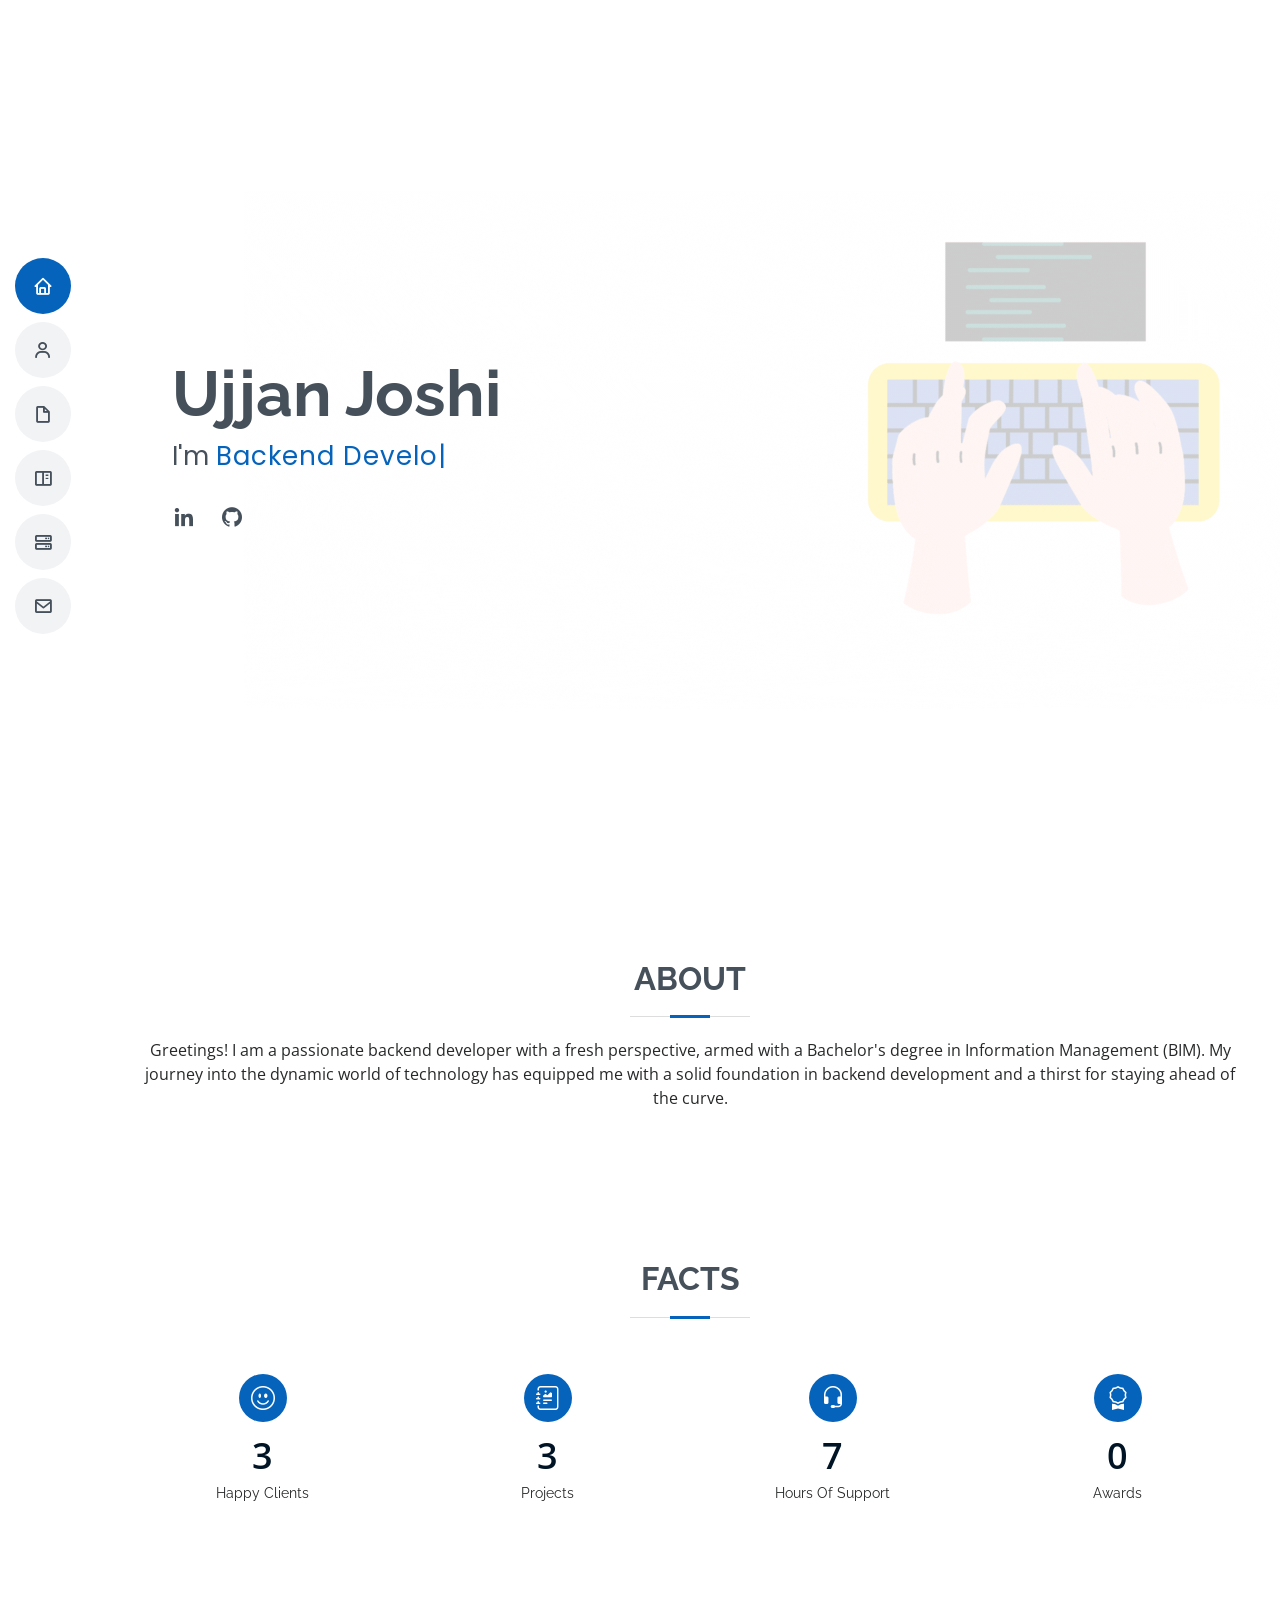
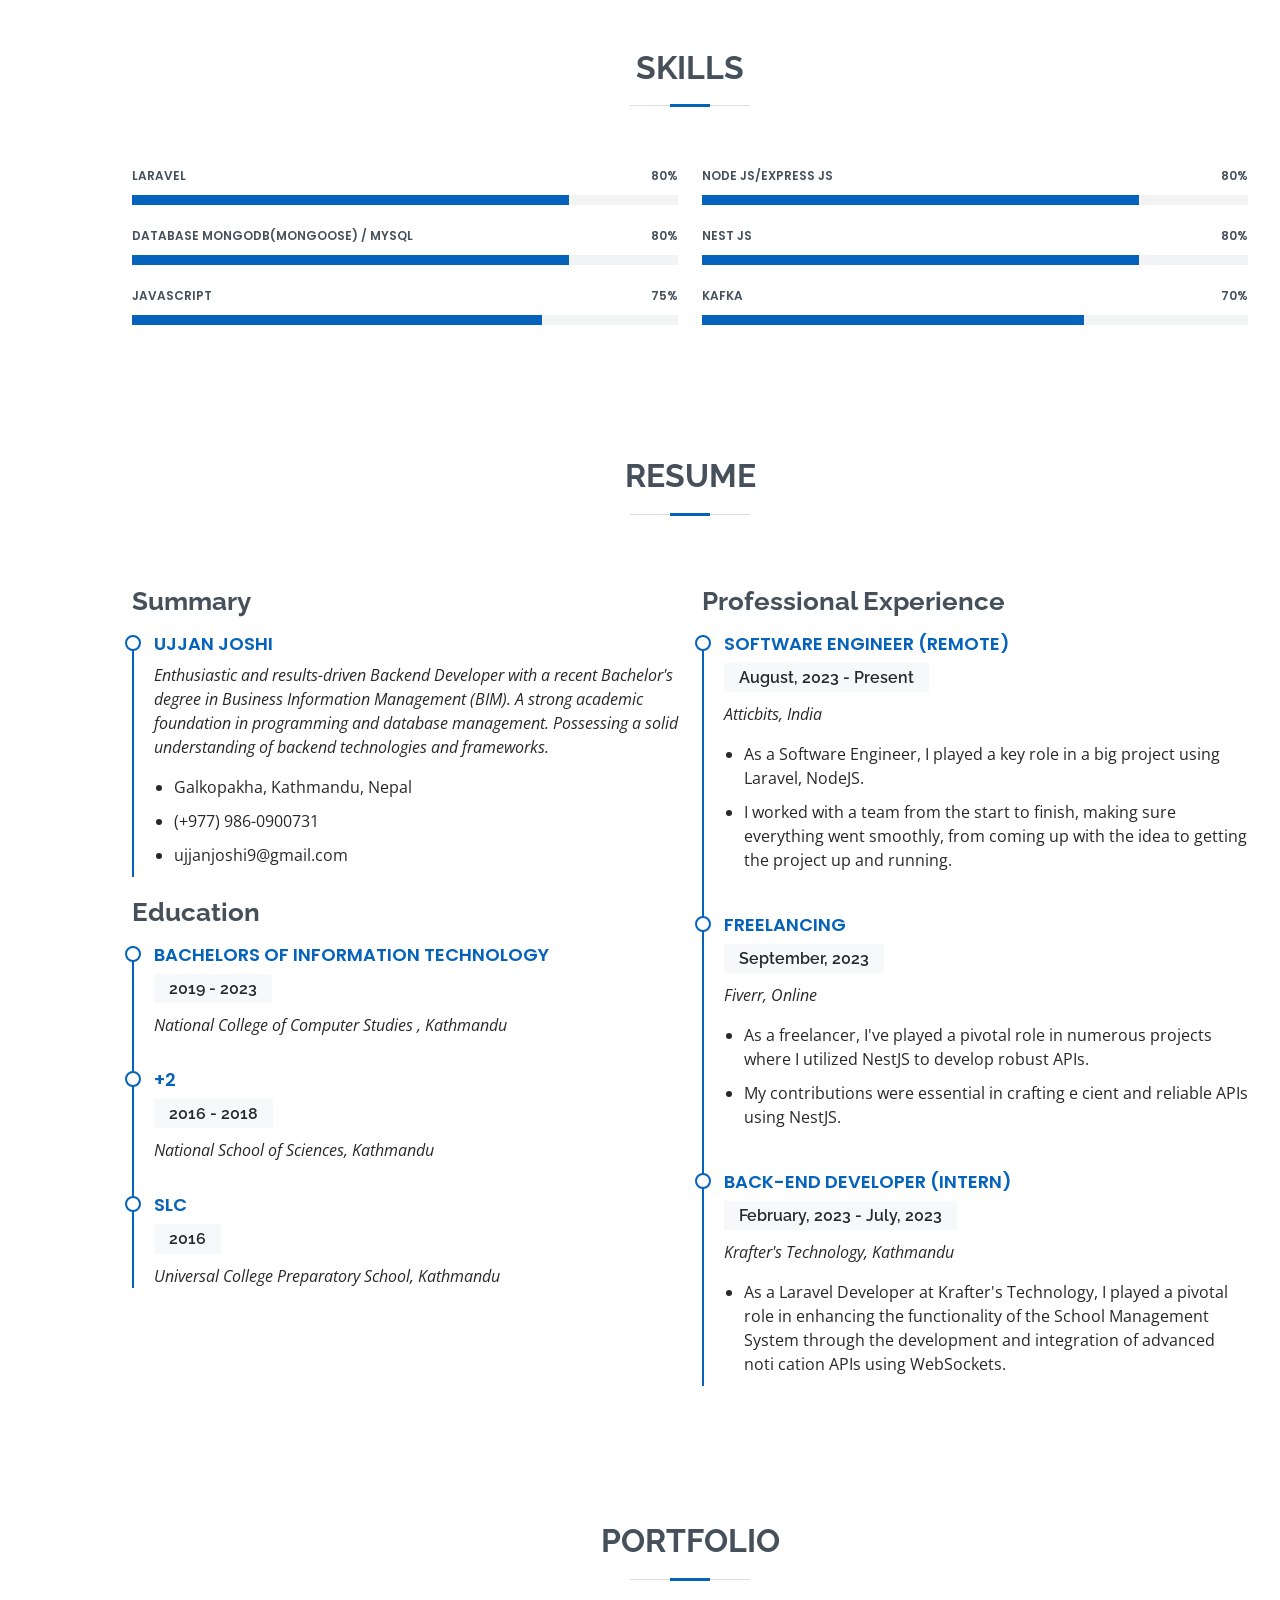
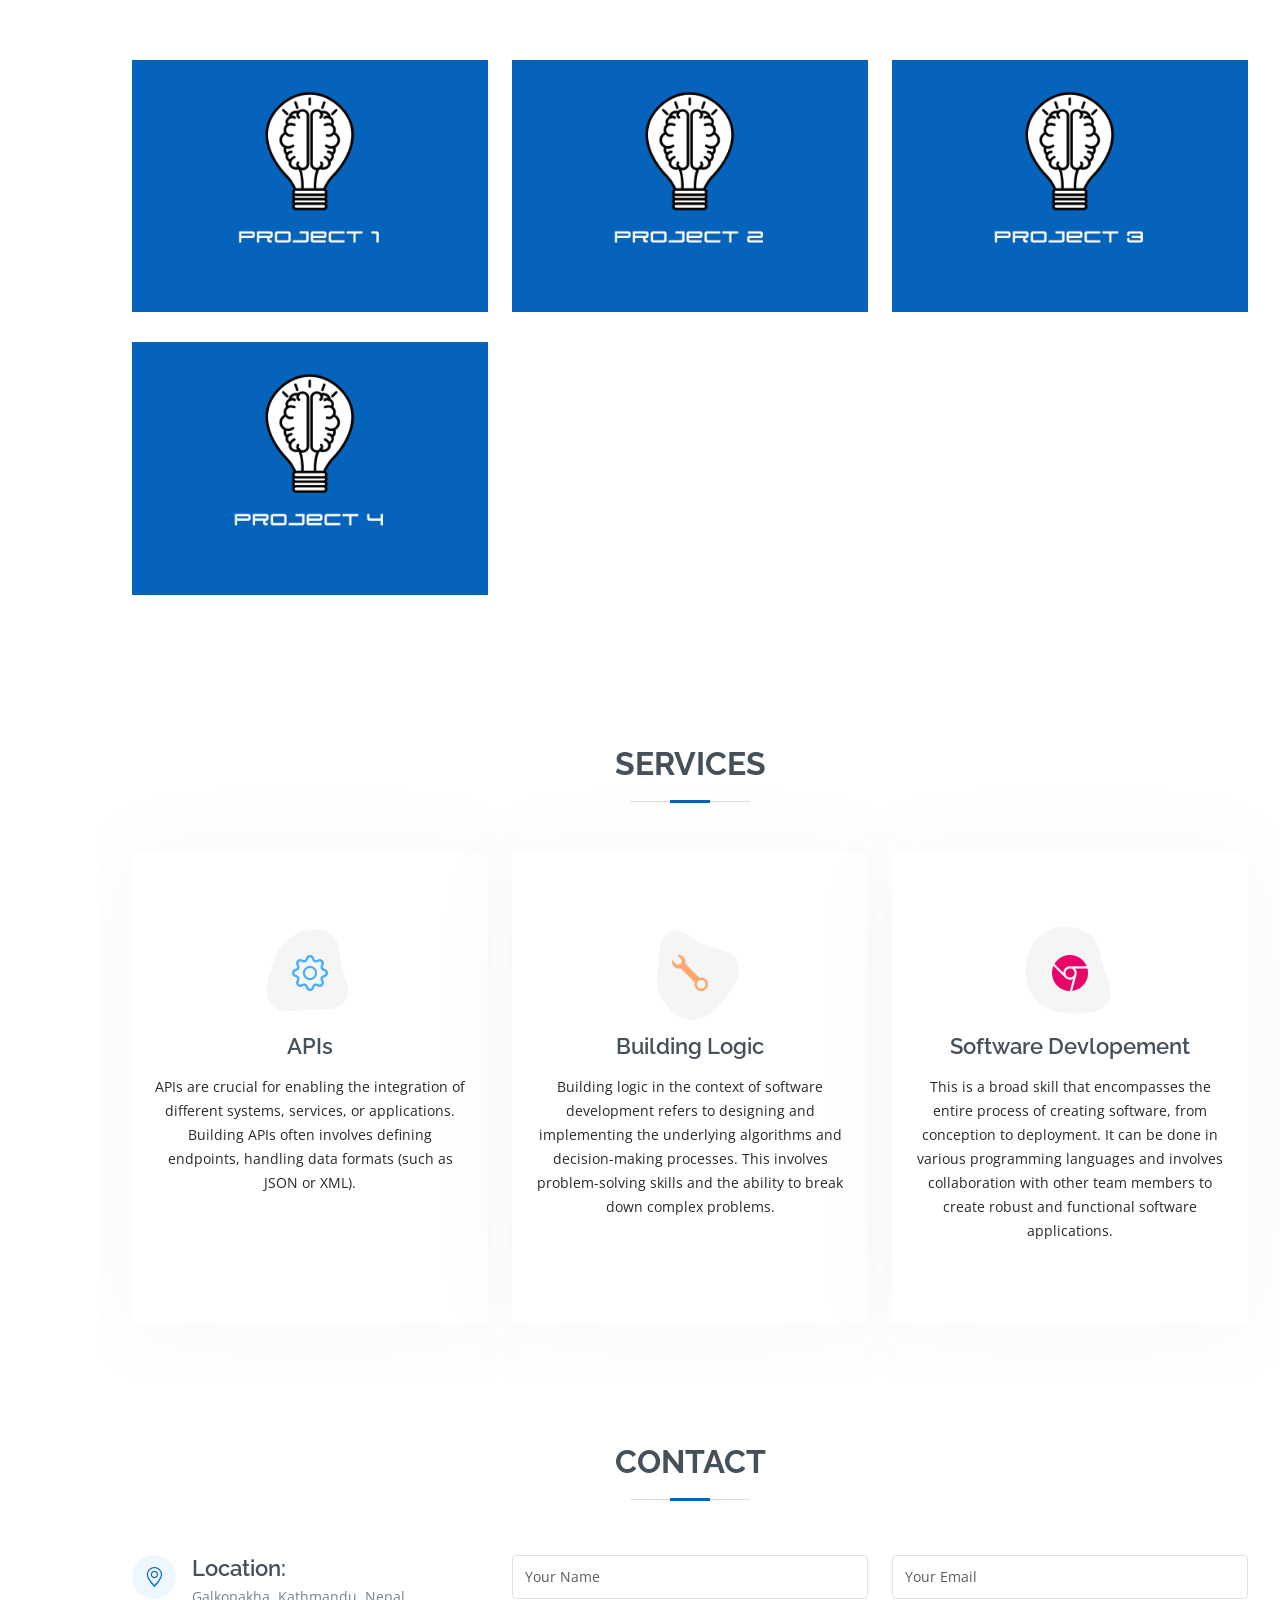
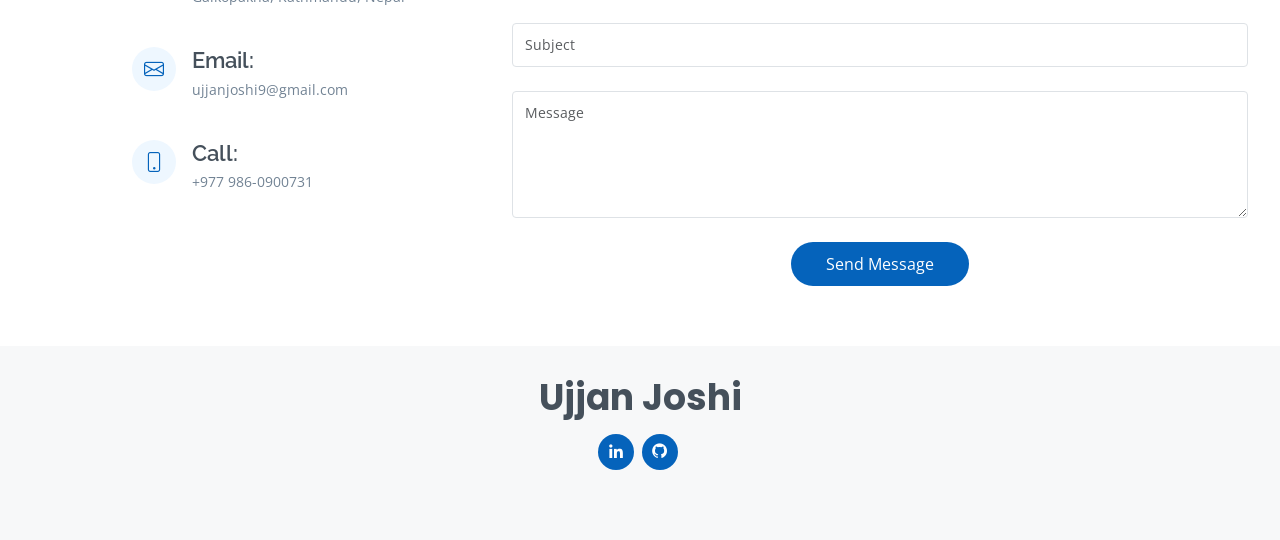
<file: index.html>
<!DOCTYPE html>
<html lang="en">

<head>
  <meta charset="utf-8">
  <meta content="width=device-width, initial-scale=1.0" name="viewport">

  <title>My Resume</title>
  <meta content="" name="description">
  <meta content="" name="keywords">

  <!-- Favicons -->
  <link href="assets/img/cv.png" rel="icon">
  <!-- <link href="assets/img/apple-touch-icon.png" rel="apple-touch-icon"> -->

  <!-- Google Fonts -->
  <link
    href="https://fonts.googleapis.com/css?family=Open+Sans:300,300i,400,400i,600,600i,700,700i|Raleway:300,300i,400,400i,500,500i,600,600i,700,700i|Poppins:300,300i,400,400i,500,500i,600,600i,700,700i"
    rel="stylesheet">

  <!-- Vendor CSS Files -->
  <link href="assets/vendor/aos/aos.css" rel="stylesheet">
  <link href="assets/vendor/bootstrap/css/bootstrap.min.css" rel="stylesheet">
  <link href="assets/vendor/bootstrap-icons/bootstrap-icons.css" rel="stylesheet">
  <link href="assets/vendor/boxicons/css/boxicons.min.css" rel="stylesheet">
  <link href="assets/vendor/glightbox/css/glightbox.min.css" rel="stylesheet">
  <link href="assets/vendor/swiper/swiper-bundle.min.css" rel="stylesheet">

  <!-- Template Main CSS File -->
  <link href="assets/css/style.css" rel="stylesheet">
</head>

<body>

  <!-- ======= Mobile nav toggle button ======= -->
  <!-- <button type="button" class="mobile-nav-toggle d-xl-none"><i class="bi bi-list mobile-nav-toggle"></i></button> -->
  <i class="bi bi-list mobile-nav-toggle d-lg-none"></i>
  <!-- ======= Header ======= -->
  <header id="header" class="d-flex flex-column justify-content-center">

    <nav id="navbar" class="navbar nav-menu">
      <ul>
        <li><a href="#hero" class="nav-link scrollto active"><i class="bx bx-home"></i> <span>Home</span></a></li>
        <li><a href="#about" class="nav-link scrollto"><i class="bx bx-user"></i> <span>About</span></a></li>
        <li><a href="#resume" class="nav-link scrollto"><i class="bx bx-file-blank"></i> <span>Resume</span></a></li>
        <li><a href="#portfolio" class="nav-link scrollto"><i class="bx bx-book-content"></i> <span>Portfolio</span></a>
        </li>
        <li><a href="#services" class="nav-link scrollto"><i class="bx bx-server"></i> <span>Services</span></a></li>
        <li><a href="#contact" class="nav-link scrollto"><i class="bx bx-envelope"></i> <span>Contact</span></a></li>
      </ul>
    </nav><!-- .nav-menu -->

  </header><!-- End Header -->

  <!-- ======= Hero Section ======= -->
  <section id="hero" class="d-flex flex-column justify-content-center">
    <div class="container" data-aos="zoom-in" data-aos-delay="100">
      <h1>Ujjan Joshi</h1>
      <p>I'm <span class="typed" data-typed-items="Backend Developer, Freelancer"></span></p>
      <div class="social-links">
        <a href="https://www.linkedin.com/in/ujjan-joshi-0817b2265/" target="_blank" class="linkedin"><i
            class="bx bxl-linkedin"></i></a>
        <a href="https://github.com/ujjanjoshi" target="_blank" class="google-plus"><i class="bx bxl-github"></i></a>
      </div>
    </div>
  </section><!-- End Hero -->

  <main id="main">

    <!-- ======= About Section ======= -->
    <section id="about" class="about">
      <div class="container" data-aos="fade-up">

        <div class="section-title">
          <h2>About</h2>
          <p>Greetings! I am a passionate backend developer with a fresh perspective, armed with a Bachelor's degree in Information Management (BIM). My journey into the dynamic world of technology has equipped me with a solid foundation in backend development and a thirst for staying ahead of the curve.
          </p>
        </div>

        <!-- <div class="row">
          <div class="col-lg-4">
            <img src="assets/img/hero-bg.jpg" class="img-fluid" alt="">
          </div>
          <div class="col-lg-8 pt-4 pt-lg-0 content">
            <h3>Backend Developer </h3>
            <p class="fst-italic">
              Lorem ipsum dolor sit amet, consectetur adipiscing elit, sed do eiusmod tempor incididunt ut labore et
              dolore
              magna aliqua.
            </p>
            <div class="row">
              <div class="col-lg-6">
                <ul>
                  <li><i class="bi bi-chevron-right"></i> <strong>Birthday:</strong> <span>2 Feb 2000</span></li>
                  <li><i class="bi bi-chevron-right"></i> <strong>Age:</strong> <span>24</span></li>
                  <li><i class="bi bi-chevron-right"></i> <strong>Phone:</strong> <span>+977 9860900731</span></li>
                  <li><i class="bi bi-chevron-right"></i> <strong>City:</strong> <span>Kathmandu, Nepal</span></li>
                </ul>
              </div>
              <div class="col-lg-6">
                <ul>
                  <li><i class="bi bi-chevron-right"></i> <strong>Degree:</strong> <span>Bachelor</span></li>
                  <li><i class="bi bi-chevron-right"></i> <strong>Email:</strong> <span>ujjanjoshi9@gmail.com</span>
                  </li>
                  <li><i class="bi bi-chevron-right"></i> <strong>Freelance:</strong> <span>Available</span></li>
                </ul>
              </div>
            </div>
            <p>
              Officiis eligendi itaque labore et dolorum mollitia officiis optio vero. Quisquam sunt adipisci omnis et
              ut. Nulla accusantium dolor incidunt officia tempore. Et eius omnis.
              Cupiditate ut dicta maxime officiis quidem quia. Sed et consectetur qui quia repellendus itaque neque.
              Aliquid amet quidem ut quaerat cupiditate. Ab et eum qui repellendus omnis culpa magni laudantium dolores.
            </p>
          </div>
        </div> -->

      </div>
    </section><!-- End About Section -->

    <!-- ======= Facts Section ======= -->
    <section id="facts" class="facts">
      <div class="container" data-aos="fade-up">

        <div class="section-title">
          <h2>Facts</h2>
        </div>

        <div class="row">

          <div class="col-lg-3 col-md-6">
            <div class="count-box">
              <i class="bi bi-emoji-smile"></i>
              <span data-purecounter-start="0" data-purecounter-end="4" data-purecounter-duration="1" class="purecounter"></span>
              <p>Happy Clients</p>
            </div>
          </div>

          <div class="col-lg-3 col-md-6 mt-5 mt-md-0">
            <div class="count-box">
              <i class="bi bi-journal-richtext"></i>
              <span data-purecounter-start="0" data-purecounter-end="4" data-purecounter-duration="1" class="purecounter"></span>
              <p>Projects</p>
            </div>
          </div>

          <div class="col-lg-3 col-md-6 mt-5 mt-lg-0">
            <div class="count-box">
              <i class="bi bi-headset"></i>
              <span data-purecounter-start="0" data-purecounter-end="8" data-purecounter-duration="1" class="purecounter"></span>
              <p>Hours Of Support</p>
            </div>
          </div>

          <div class="col-lg-3 col-md-6 mt-5 mt-lg-0">
            <div class="count-box">
              <i class="bi bi-award"></i>
              <span data-purecounter-start="0" data-purecounter-end="0" data-purecounter-duration="1" class="purecounter"></span>
              <p>Awards</p>
            </div>
          </div>

        </div>

      </div>
    </section>
    <!-- End Facts Section -->

    <!-- ======= Skills Section ======= -->
    <section id="skills" class="skills section-bg">
      <div class="container" data-aos="fade-up">

        <div class="section-title">
          <h2>Skills</h2>
          <!-- <p>Magnam dolores commodi suscipit. Necessitatibus eius consequatur ex aliquid fuga eum quidem. Sit sint consectetur velit. Quisquam quos quisquam cupiditate. Et nemo qui impedit suscipit alias ea. Quia fugiat sit in iste officiis commodi quidem hic quas.</p> -->
        </div>

        <div class="row skills-content">

          <div class="col-lg-6">

            <div class="progress">
              <span class="skill">Laravel<i class="val">80%</i></span>
              <div class="progress-bar-wrap">
                <div class="progress-bar" role="progressbar" aria-valuenow="80" aria-valuemin="0" aria-valuemax="100">
                </div>
              </div>
            </div>

            <div class="progress">
              <span class="skill">Database MongoDB(Mongoose) / MYSQL<i class="val">80%</i></span>
              <div class="progress-bar-wrap">
                <div class="progress-bar" role="progressbar" aria-valuenow="80" aria-valuemin="0" aria-valuemax="100">
                </div>
              </div>
            </div>

            <div class="progress">
              <span class="skill">JavaScript <i class="val">75%</i></span>
              <div class="progress-bar-wrap">
                <div class="progress-bar" role="progressbar" aria-valuenow="75" aria-valuemin="0" aria-valuemax="100">
                </div>
              </div>
            </div>

          </div>

          <div class="col-lg-6">

            <div class="progress">
              <span class="skill">Node JS/Express Js<i class="val">80%</i></span>
              <div class="progress-bar-wrap">
                <div class="progress-bar" role="progressbar" aria-valuenow="80" aria-valuemin="0" aria-valuemax="100">
                </div>
              </div>
            </div>

            <div class="progress">
              <span class="skill">Nest Js<i class="val">80%</i></span>
              <div class="progress-bar-wrap">
                <div class="progress-bar" role="progressbar" aria-valuenow="80" aria-valuemin="0" aria-valuemax="100">
                </div>
              </div>
            </div>

            <div class="progress">
              <span class="skill">Kafka<i class="val">70%</i></span>
              <div class="progress-bar-wrap">
                <div class="progress-bar" role="progressbar" aria-valuenow="70" aria-valuemin="0" aria-valuemax="100">
                </div>
              </div>
            </div>

          </div>

        </div>

      </div>
    </section><!-- End Skills Section -->

    <!-- ======= Resume Section ======= -->
    <section id="resume" class="resume">
      <div class="container" data-aos="fade-up">

        <div class="section-title">
          <h2>Resume</h2>
          <!-- <p>Magnam dolores commodi suscipit. Necessitatibus eius consequatur ex aliquid fuga eum quidem. Sit sint consectetur velit. Quisquam quos quisquam cupiditate. Et nemo qui impedit suscipit alias ea. Quia fugiat sit in iste officiis commodi quidem hic quas.</p> -->
        </div>

        <div class="row">
          <div class="col-lg-6">
            <h3 class="resume-title">Summary</h3>
            <div class="resume-item pb-0">
              <h4>Ujjan Joshi</h4>
              <p><em>Enthusiastic and results-driven Backend Developer with a recent
                  Bachelor's degree in Business Information Management (BIM).
                  A strong academic foundation in programming and database management. Possessing a solid
                  understanding of backend technologies and frameworks.</em></p>
              <ul>
                <li>Galkopakha, Kathmandu, Nepal</li>
                <li>(+977) 986-0900731</li>
                <li>ujjanjoshi9@gmail.com</li>
              </ul>
            </div>

            <h3 class="resume-title">Education</h3>
            <div class="resume-item">
              <h4>Bachelors of Information
                Technology</h4>
              <h5>2019 - 2023</h5>
              <p><em>National College of Computer
                  Studies , Kathmandu</em></p>
            </div>
            <div class="resume-item">
              <h4>+2</h4>
              <h5>2016 - 2018</h5>
              <p><em>National School of Sciences,
                  Kathmandu</em></p>
            </div>
            <div class="resume-item">
              <h4>SLC</h4>
              <h5>2016</h5>
              <p><em>Universal College Preparatory
                  School, Kathmandu</em></p>
            </div>
          </div>
          <div class="col-lg-6">
            <h3 class="resume-title">Professional Experience</h3>
            <div class="resume-item">
              <h4>Software Engineer (Remote)</h4>
              <h5>August, 2023 - Present</h5>
              <p><em>Atticbits, India </em></p>
              <ul>
                <li>As a Software Engineer, I played a key role in a big project
                  using Laravel, NodeJS.</li>
                <li> I worked with a team from the start to
                  finish, making sure everything went smoothly, from coming
                  up with the idea to getting the project up and running. </li>
              </ul>
            </div>
            <div class="resume-item">
              <h4>Freelancing</h4>
              <h5>September, 2023 </h5>
              <p><em>Fiverr, Online</em></p>
              <ul>
                <li>As a freelancer, I've played a pivotal role in numerous
                  projects where I utilized NestJS to develop robust APIs. </li>
                <li>My
                  contributions were essential in crafting e cient and reliable
                  APIs using NestJS.</li>
              </ul>
            </div>
            <div class="resume-item">
              <h4>Back-End Developer (Intern)</h4>
              <h5>February, 2023 - July, 2023</h5>
              <p><em>Krafter's Technology, Kathmandu</em></p>
              <ul>
                <li>As a Laravel Developer at Krafter's Technology, I played a
                  pivotal role in enhancing the functionality of the School
                  Management System through the development and
                  integration of advanced noti cation APIs using
                  WebSockets.</li>

              </ul>
            </div>
          </div>
        </div>

      </div>
    </section><!-- End Resume Section -->

    <!-- ======= Portfolio Section ======= -->
    <section id="portfolio" class="portfolio section-bg">
      <div class="container" data-aos="fade-up">

        <div class="section-title">
          <h2>Portfolio</h2>
        </div>

        <div class="row">
          <div class="col-lg-12 d-flex justify-content-center" data-aos="fade-up" data-aos-delay="100">
            <ul id="portfolio-flters">
              <!-- <li data-filter="*" class="filter-active">All</li> -->
            </ul>
          </div>
        </div>

        <div class="row portfolio-container" data-aos="fade-up" data-aos-delay="200">
          <div class="col-lg-4 col-md-6 portfolio-item filter-web">
            <div class="portfolio-wrap">
              <img src="assets/img/portfolio/portfolio-1.png" class="img-fluid" alt="">
              <div class="portfolio-info">
                <h4>API</h4>
                <p>School Management System</p>
                <div class="portfolio-links">
                  <!-- <a href="assets/img/portfolio/portfolio-3.png" data-gallery="portfolioGallery"
                    class="portfolio-lightbox" title="School Management System"><i class="bx bx-plus"></i></a> -->
                  <a href="portfolio-details-1.html" class="portfolio-details-lightbox" data-glightbox="type: external"
                    title="Portfolio Details"><i class="bx bx-link"></i></a>
                </div>
              </div>
            </div>
          </div>

          <div class="col-lg-4 col-md-6 portfolio-item filter-web">
            <div class="portfolio-wrap">
              <img src="assets/img/portfolio/portfolio-2.png" class="img-fluid" alt="">
              <div class="portfolio-info">
                <h4>API</h4>
                <p>GeoSpectrum Technologies Inc</p>
                <div class="portfolio-links">
                  <a href="portfolio-details-2.html" class="portfolio-details-lightbox" data-glightbox="type: external"
                    title="Portfolio Details"><i class="bx bx-link"></i></a>
                </div>
              </div>
            </div>
          </div>

          <div class="col-lg-4 col-md-6 portfolio-item filter-web">
            <div class="portfolio-wrap">
              <img src="assets/img/portfolio/portfolio-3.png" class="img-fluid" alt="">
              <div class="portfolio-info">
                <h4>API</h4>
                <p>Social Influencer</p>
                <div class="portfolio-links">
                  <!-- <a href="assets/img/portfolio/portfolio-2.jpg" data-gallery="portfolioGallery"
                    class="portfolio-lightbox" title="Social Influencer"><i class="bx bx-plus"></i></a> -->
                  <a href="portfolio-details-3.html" class="portfolio-details-lightbox" data-glightbox="type: external"
                    title="Portfolio Details"><i class="bx bx-link"></i></a>
                </div>
              </div>
            </div>
          </div>

          <div class="col-lg-4 col-md-6 portfolio-item filter-web">
            <div class="portfolio-wrap">
              <img src="assets/img/portfolio/portfolio-4.png" class="img-fluid" alt="">
              <div class="portfolio-info">
                <h4>API</h4>
                <p>Hyrgpt</p>
                <div class="portfolio-links">
                  <!-- <a href="assets/img/portfolio/portfolio-2.jpg" data-gallery="portfolioGallery"
                    class="portfolio-lightbox" title="Social Influencer"><i class="bx bx-plus"></i></a> -->
                  <a href="portfolio-details-4.html" class="portfolio-details-lightbox" data-glightbox="type: external"
                    title="Portfolio Details"><i class="bx bx-link"></i></a>
                </div>
              </div>
            </div>
          </div>




        </div>

      </div>
    </section><!-- End Portfolio Section -->

    <!-- ======= Services Section ======= -->
    <section id="services" class="services">
      <div class="container" data-aos="fade-up">

        <div class="section-title">
          <h2>Services</h2>
        </div>

        <div class="row">

          <div class="col-lg-4 col-md-6 d-flex align-items-stretch" data-aos="zoom-in" data-aos-delay="100">
            <div class="icon-box iconbox-blue">
              <div class="icon">
                <svg width="100" height="100" viewBox="0 0 600 600" xmlns="http://www.w3.org/2000/svg">
                  <path stroke="none" stroke-width="0" fill="#f5f5f5"
                    d="M300,521.0016835830174C376.1290562159157,517.8887921683347,466.0731472004068,529.7835943286574,510.70327084640275,468.03025145048787C554.3714126377745,407.6079735673963,508.03601936045806,328.9844924480964,491.2728898941984,256.3432110539036C474.5976632858925,184.082847569629,479.9380746630129,96.60480741107993,416.23090153303,58.64404602377083C348.86323505073057,18.502131276798302,261.93793281208167,40.57373210992963,193.5410806939664,78.93577620505333C130.42746243093433,114.334589627462,98.30271207620316,179.96522072025542,76.75703585869454,249.04625023123273C51.97151888228291,328.5150500222984,13.704378332031375,421.85034740162234,66.52175969318436,486.19268352777647C119.04800174914682,550.1803526380478,217.28368757567262,524.383925680826,300,521.0016835830174">
                  </path>
                </svg>
                <i class="bi bi-gear"></i>
              </div>
              <h4><a href="">APIs</a></h4>
              <p>APIs are crucial for enabling the integration of different systems, services, or applications. Building
                APIs often involves defining endpoints, handling data formats (such as JSON or XML).</p>
            </div>
          </div>

          <div class="col-lg-4 col-md-6 d-flex align-items-stretch mt-4 mt-md-0" data-aos="zoom-in"
            data-aos-delay="200">
            <div class="icon-box iconbox-orange ">
              <div class="icon">
                <svg width="100" height="100" viewBox="0 0 600 600" xmlns="http://www.w3.org/2000/svg">
                  <path stroke="none" stroke-width="0" fill="#f5f5f5"
                    d="M300,582.0697525312426C382.5290701553225,586.8405444964366,449.9789794690241,525.3245884688669,502.5850820975895,461.55621195738473C556.606425686781,396.0723002908107,615.8543463187945,314.28637112970534,586.6730223649479,234.56875336149918C558.9533121215079,158.8439757836574,454.9685369536778,164.00468322053177,381.49747125262974,130.76875717737553C312.15926192815925,99.40240125094834,248.97055460311594,18.661163978235184,179.8680185752513,50.54337015887873C110.5421016452524,82.52863877960104,119.82277516462835,180.83849132639028,109.12597500060166,256.43424936330496C100.08760227029461,320.3096726198365,92.17705696193138,384.0621239912766,124.79988738764834,439.7174275375508C164.83382741302287,508.01625554203684,220.96474134820875,577.5009287672846,300,582.0697525312426">
                  </path>
                </svg>
                <i class="bi bi-wrench"></i>
              </div>
              <h4><a href="">Building Logic</a></h4>
              <p>Building logic in the context of software development refers to designing and implementing the
                underlying algorithms and decision-making processes. This involves problem-solving skills and the
                ability to break down complex problems.</p>
            </div>
          </div>

          <div class="col-lg-4 col-md-6 d-flex align-items-stretch mt-4 mt-lg-0" data-aos="zoom-in"
            data-aos-delay="300">
            <div class="icon-box iconbox-pink">
              <div class="icon">
                <svg width="100" height="100" viewBox="0 0 600 600" xmlns="http://www.w3.org/2000/svg">
                  <path stroke="none" stroke-width="0" fill="#f5f5f5"
                    d="M300,541.5067337569781C382.14930387511276,545.0595476570109,479.8736841581634,548.3450877840088,526.4010558755058,480.5488172755941C571.5218469581645,414.80211281144784,517.5187510058486,332.0715597781072,496.52539010469104,255.14436215662573C477.37192572678356,184.95920475031193,473.57363656557914,105.61284051026155,413.0603344069578,65.22779650032875C343.27470386102294,18.654635553484475,251.2091493199835,5.337323636656869,175.0934190732945,40.62881213300186C97.87086631185822,76.43348514350839,51.98124368387456,156.15599469081315,36.44837278890362,239.84606092416172C21.716077023791087,319.22268207091537,43.775223500013084,401.1760424656574,96.891909868211,461.97329694683043C147.22146801428983,519.5804099606455,223.5754009179313,538.201503339737,300,541.5067337569781">
                  </path>
                </svg>
                <i class="bi bi-browser-chrome"></i>
              </div>
              <h4><a href="">Software Devlopement</a></h4>
              <p>This is a broad skill that encompasses the entire process of creating software, from conception to
                deployment. It can be done in various programming languages and involves collaboration with other team
                members to create robust and functional software applications.</p>
            </div>
          </div>


        </div>

      </div>
    </section>
    <!-- End Services Section -->

    <!-- ======= Testimonials Section ======= -->

    <!-- End Testimonials Section -->

    <!-- ======= Contact Section ======= -->
    <section id="contact" class="contact">
      <div class="container" data-aos="fade-up">

        <div class="section-title">
          <h2>Contact</h2>
        </div>

        <div class="row mt-1">

          <div class="col-lg-4">
            <div class="info">
              <div class="address">
                <i class="bi bi-geo-alt"></i>
                <h4>Location:</h4>
                <p>Galkopakha, Kathmandu, Nepal</p>
              </div>

              <div class="email">
                <i class="bi bi-envelope"></i>
                <h4>Email:</h4>
                <p>ujjanjoshi9@gmail.com</p>
              </div>

              <div class="phone">
                <i class="bi bi-phone"></i>
                <h4>Call:</h4>
                <p>+977 986-0900731</p>
              </div>

            </div>

          </div>

          <div class="col-lg-8 mt-5 mt-lg-0">

            <form action="#" method="post" role="form" class="php-email-form">
              <div class="row">
                <div class="col-md-6 form-group">
                  <input type="text" name="name" class="form-control" id="name" placeholder="Your Name" required>
                </div>
                <div class="col-md-6 form-group mt-3 mt-md-0">
                  <input type="email" class="form-control" name="email" id="email" placeholder="Your Email" required>
                </div>
              </div>
              <div class="form-group mt-3">
                <input type="text" class="form-control" name="subject" id="subject" placeholder="Subject" required>
              </div>
              <div class="form-group mt-3">
                <textarea class="form-control" name="message" rows="5" placeholder="Message" required></textarea>
              </div>
              <div class="my-3">
                <div class="loading">Loading</div>
                <div class="error-message"></div>
                <div class="sent-message">Your message has been sent. Thank you!</div>
              </div>
              <div class="text-center"><button type="submit">Send Message</button></div>
            </form>

          </div>

        </div>

      </div>
    </section><!-- End Contact Section -->

  </main><!-- End #main -->

  <!-- ======= Footer ======= -->
  <footer id="footer">
    <div class="container">
      <h3>Ujjan Joshi</h3>

      <div class="social-links">
        <a href="https://www.linkedin.com/in/ujjan-joshi-0817b2265/" target="_blank" class="linkedin"><i
            class="bx bxl-linkedin"></i></a>
        <a href="https://github.com/ujjanjoshi" target="_blank" class="google-plus"><i class="bx bxl-github"></i></a>
      </div>


    </div>
  </footer><!-- End Footer -->

  <div id="preloader"></div>
  <a href="#" class="back-to-top d-flex align-items-center justify-content-center"><i
      class="bi bi-arrow-up-short"></i></a>

  <!-- Vendor JS Files -->
  <script src="assets/vendor/purecounter/purecounter_vanilla.js"></script>
  <script src="assets/vendor/aos/aos.js"></script>
  <script src="assets/vendor/bootstrap/js/bootstrap.bundle.min.js"></script>
  <script src="assets/vendor/glightbox/js/glightbox.min.js"></script>
  <script src="assets/vendor/isotope-layout/isotope.pkgd.min.js"></script>
  <script src="assets/vendor/swiper/swiper-bundle.min.js"></script>
  <script src="assets/vendor/typed.js/typed.umd.js"></script>
  <script src="assets/vendor/waypoints/noframework.waypoints.js"></script>
  <script src="assets/vendor/php-email-form/validate.js"></script>

  <!-- Template Main JS File -->
  <script src="assets/js/main.js"></script>

</body>

</html>
</file>
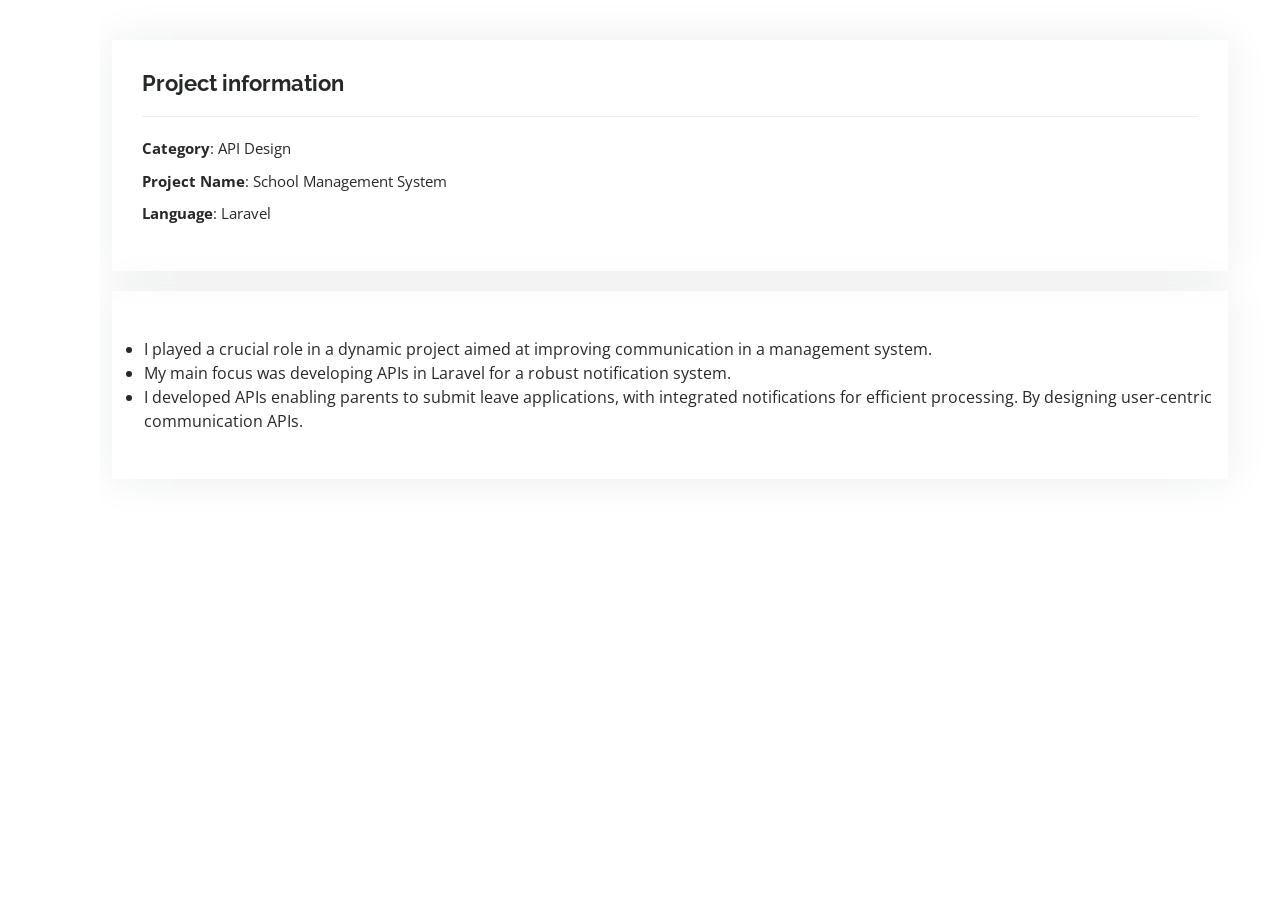
<file: portfolio-details-1.html>
<!DOCTYPE html>
<html lang="en">

<head>
  <meta charset="utf-8">
  <meta content="width=device-width, initial-scale=1.0" name="viewport">

  <title>Portfolio Details</title>
  <meta content="" name="description">
  <meta content="" name="keywords">

  <!-- Favicons -->
  <link href="assets/img/favicon.png" rel="icon">
  <link href="assets/img/apple-touch-icon.png" rel="apple-touch-icon">

  <!-- Google Fonts -->
  <link
    href="https://fonts.googleapis.com/css?family=Open+Sans:300,300i,400,400i,600,600i,700,700i|Raleway:300,300i,400,400i,500,500i,600,600i,700,700i|Poppins:300,300i,400,400i,500,500i,600,600i,700,700i"
    rel="stylesheet">

  <!-- Vendor CSS Files -->
  <link href="assets/vendor/aos/aos.css" rel="stylesheet">
  <link href="assets/vendor/bootstrap/css/bootstrap.min.css" rel="stylesheet">
  <link href="assets/vendor/bootstrap-icons/bootstrap-icons.css" rel="stylesheet">
  <link href="assets/vendor/boxicons/css/boxicons.min.css" rel="stylesheet">
  <link href="assets/vendor/glightbox/css/glightbox.min.css" rel="stylesheet">
  <link href="assets/vendor/swiper/swiper-bundle.min.css" rel="stylesheet">

  <!-- Template Main CSS File -->
  <link href="assets/css/style.css" rel="stylesheet">

  <!-- =======================================================
  * Template Name: MyResume
  * Template URL: https://bootstrapmade.com/free-html-bootstrap-template-my-resume/
  * Updated: Mar 17 2024 with Bootstrap v5.3.3
  * Author: BootstrapMade.com
  * License: https://bootstrapmade.com/license/
  ======================================================== -->
</head>

<body>

  <main id="main">

    <!-- ======= Portfolio Details Section ======= -->
    <section id="portfolio-details" class="portfolio-details">
      <div class="container" style="margin-left: 0px;">

        <div class="col gy-2">

          <div class="col-lg-12">
            <div class="portfolio-info">
              <h3>Project information</h3>
              <ul>
                <li><strong>Category</strong>: API Design</li>
                <li><strong>Project Name</strong>: School Management System</li>
                <li><strong>Language</strong>: Laravel</li>
              </ul>
            </div>
            <div class="portfolio-description">
              <p>
              <ul>
                <li>I played a crucial role in a dynamic project aimed at
                  improving communication in a management
                  system.</li>
                <li> My main focus was developing APIs in Laravel for a
                  robust notification system.</li>
                <li> I developed APIs enabling parents to submit leave
                  applications, with integrated notifications for
                  efficient processing. By designing user-centric
                  communication APIs.</li>
               
              </ul>
              </p>
            </div>
          </div>

        </div>

      </div>
    </section><!-- End Portfolio Details Section -->

  </main><!-- End #main -->

  <div id="preloader"></div>
  <a href="#" class="back-to-top d-flex align-items-center justify-content-center"><i
      class="bi bi-arrow-up-short"></i></a>

  <!-- Vendor JS Files -->
  <script src="assets/vendor/purecounter/purecounter_vanilla.js"></script>
  <script src="assets/vendor/aos/aos.js"></script>
  <script src="assets/vendor/bootstrap/js/bootstrap.bundle.min.js"></script>
  <script src="assets/vendor/glightbox/js/glightbox.min.js"></script>
  <script src="assets/vendor/isotope-layout/isotope.pkgd.min.js"></script>
  <script src="assets/vendor/swiper/swiper-bundle.min.js"></script>
  <script src="assets/vendor/typed.js/typed.umd.js"></script>
  <script src="assets/vendor/waypoints/noframework.waypoints.js"></script>
  <script src="assets/vendor/php-email-form/validate.js"></script>

  <!-- Template Main JS File -->
  <script src="assets/js/main.js"></script>

</body>

</html>
</file>
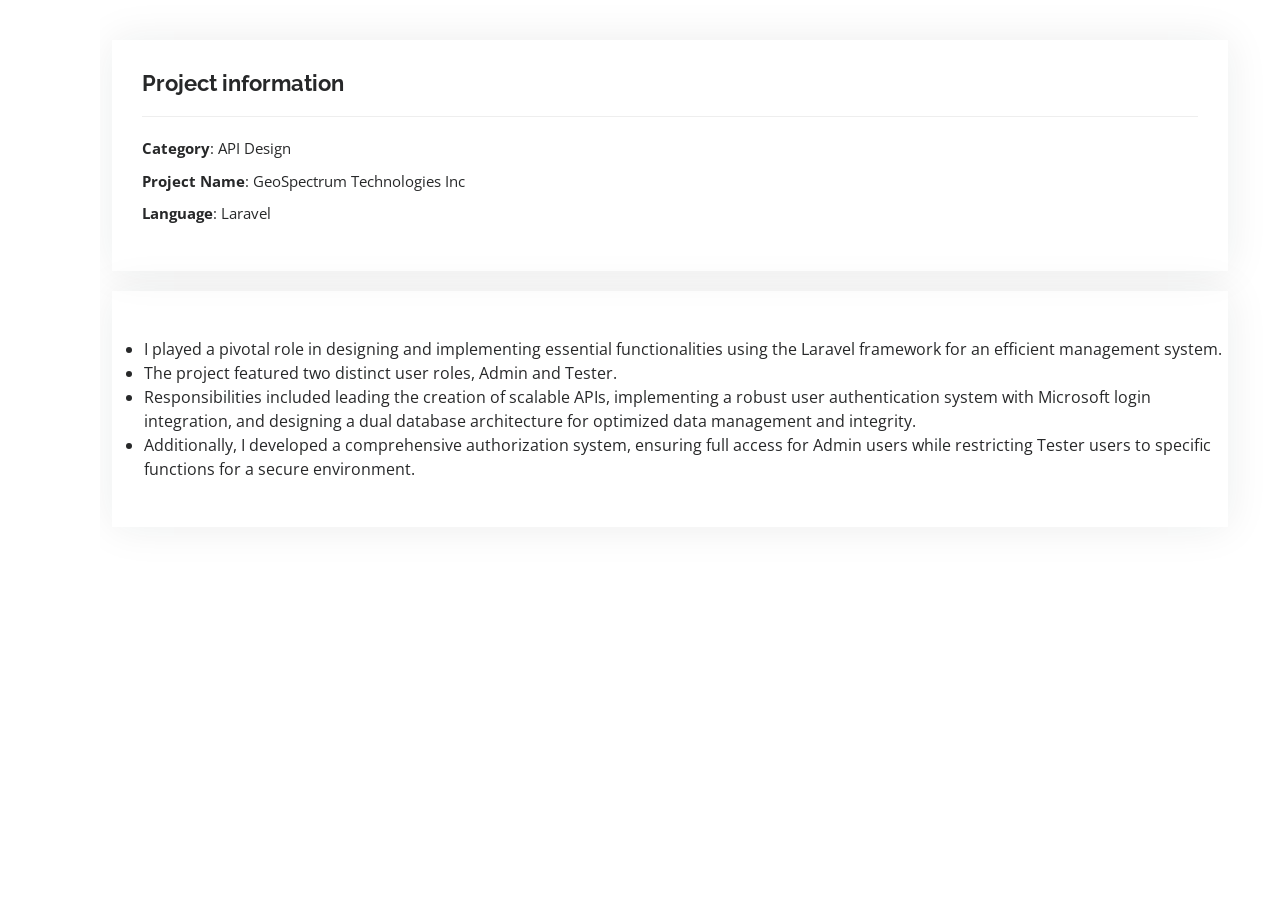
<file: portfolio-details-2.html>
<!DOCTYPE html>
<html lang="en">

<head>
  <meta charset="utf-8">
  <meta content="width=device-width, initial-scale=1.0" name="viewport">

  <title>Portfolio Details</title>
  <meta content="" name="description">
  <meta content="" name="keywords">

  <!-- Favicons -->
  <link href="assets/img/favicon.png" rel="icon">
  <link href="assets/img/apple-touch-icon.png" rel="apple-touch-icon">

  <!-- Google Fonts -->
  <link
    href="https://fonts.googleapis.com/css?family=Open+Sans:300,300i,400,400i,600,600i,700,700i|Raleway:300,300i,400,400i,500,500i,600,600i,700,700i|Poppins:300,300i,400,400i,500,500i,600,600i,700,700i"
    rel="stylesheet">

  <!-- Vendor CSS Files -->
  <link href="assets/vendor/aos/aos.css" rel="stylesheet">
  <link href="assets/vendor/bootstrap/css/bootstrap.min.css" rel="stylesheet">
  <link href="assets/vendor/bootstrap-icons/bootstrap-icons.css" rel="stylesheet">
  <link href="assets/vendor/boxicons/css/boxicons.min.css" rel="stylesheet">
  <link href="assets/vendor/glightbox/css/glightbox.min.css" rel="stylesheet">
  <link href="assets/vendor/swiper/swiper-bundle.min.css" rel="stylesheet">

  <!-- Template Main CSS File -->
  <link href="assets/css/style.css" rel="stylesheet">

  <!-- =======================================================
  * Template Name: MyResume
  * Template URL: https://bootstrapmade.com/free-html-bootstrap-template-my-resume/
  * Updated: Mar 17 2024 with Bootstrap v5.3.3
  * Author: BootstrapMade.com
  * License: https://bootstrapmade.com/license/
  ======================================================== -->
</head>

<body>

  <main id="main">

    <!-- ======= Portfolio Details Section ======= -->
    <section id="portfolio-details" class="portfolio-details">
      <div class="container" style="margin-left: 0px;">

        <div class="col gy-2">

          <!-- <div class="col-lg-8">
            <div class="portfolio-details-slider swiper">
              <div class="swiper-wrapper align-items-center">

                <div class="swiper-slide">
                  <img src="assets/img/portfolio/portfolio-1.jpg" alt="">
                </div>



              </div>
              <div class="swiper-pagination"></div>
            </div>
          </div> -->

          <div class="col-lg-12">
            <div class="portfolio-info">
              <h3>Project information</h3>
              <ul>
                <li><strong>Category</strong>: API Design</li>
                <li><strong>Project Name</strong>: GeoSpectrum Technologies Inc</li>
                <li><strong>Language</strong>: Laravel</li>

              </ul>
            </div>
            <div class="portfolio-description">
              <p>
              <ul>
                <li> I played a pivotal role in designing and
                  implementing essential functionalities using the
                  Laravel framework for an efficient management
                  system.</li>
                <li> The project featured two distinct user roles, Admin
                  and Tester.</li>
                <li> Responsibilities included leading the creation of
                  scalable APIs, implementing a robust user
                  authentication system with Microsoft login
                  integration, and designing a dual database
                  architecture for optimized data management and
                  integrity.</li>
                <li> Additionally, I developed a comprehensive
                  authorization system, ensuring full access for
                  Admin users while restricting Tester users to
                  specific functions for a secure environment.</li>
              </ul>
              </p>
            </div>
          </div>

        </div>

      </div>
    </section><!-- End Portfolio Details Section -->

  </main><!-- End #main -->

  <div id="preloader"></div>
  <a href="#" class="back-to-top d-flex align-items-center justify-content-center"><i
      class="bi bi-arrow-up-short"></i></a>

  <!-- Vendor JS Files -->
  <script src="assets/vendor/purecounter/purecounter_vanilla.js"></script>
  <script src="assets/vendor/aos/aos.js"></script>
  <script src="assets/vendor/bootstrap/js/bootstrap.bundle.min.js"></script>
  <script src="assets/vendor/glightbox/js/glightbox.min.js"></script>
  <script src="assets/vendor/isotope-layout/isotope.pkgd.min.js"></script>
  <script src="assets/vendor/swiper/swiper-bundle.min.js"></script>
  <script src="assets/vendor/typed.js/typed.umd.js"></script>
  <script src="assets/vendor/waypoints/noframework.waypoints.js"></script>
  <script src="assets/vendor/php-email-form/validate.js"></script>

  <!-- Template Main JS File -->
  <script src="assets/js/main.js"></script>

</body>

</html>
</file>
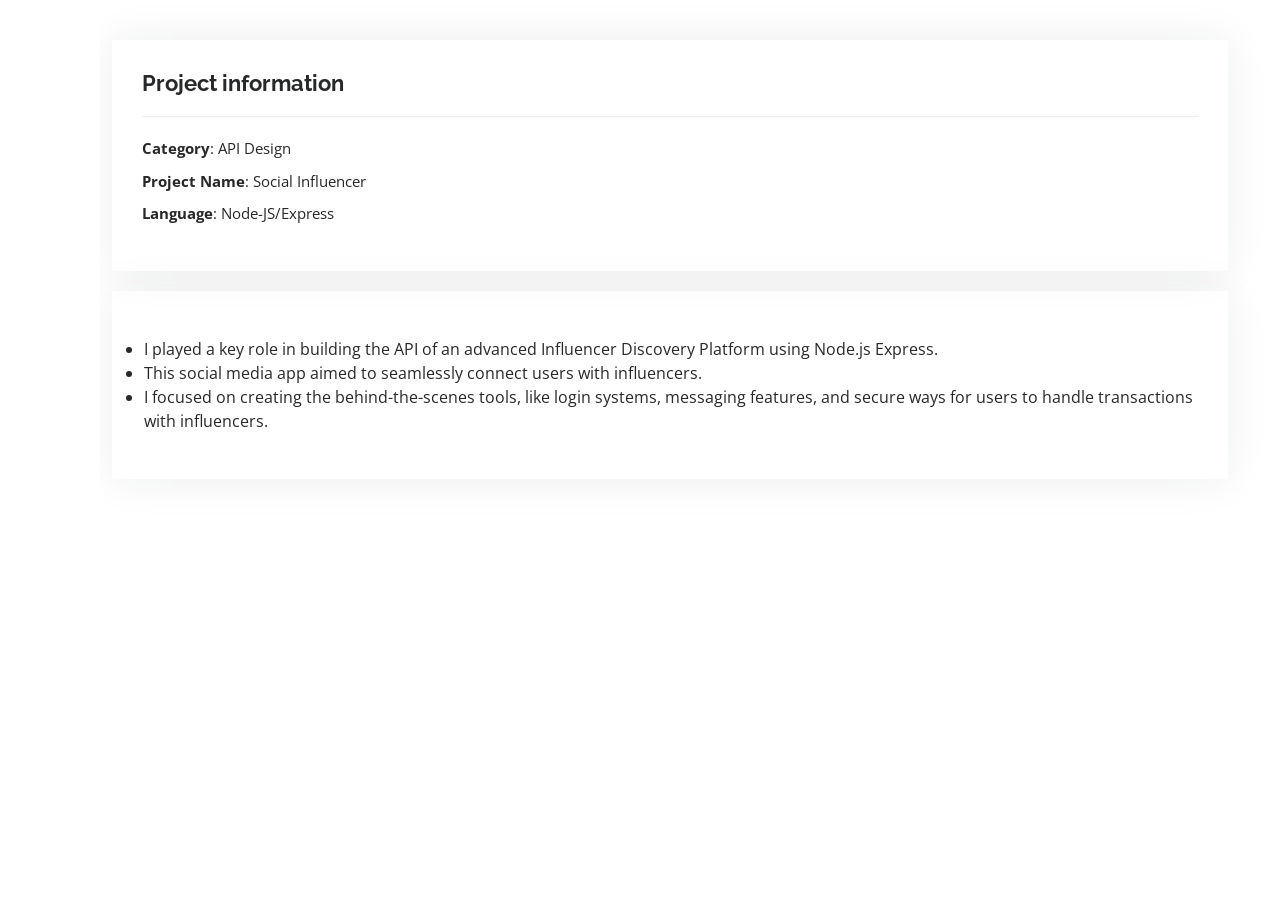
<file: portfolio-details-3.html>
<!DOCTYPE html>
<html lang="en">

<head>
  <meta charset="utf-8">
  <meta content="width=device-width, initial-scale=1.0" name="viewport">

  <title>Portfolio Details</title>
  <meta content="" name="description">
  <meta content="" name="keywords">

  <!-- Favicons -->
  <link href="assets/img/favicon.png" rel="icon">
  <link href="assets/img/apple-touch-icon.png" rel="apple-touch-icon">

  <!-- Google Fonts -->
  <link
    href="https://fonts.googleapis.com/css?family=Open+Sans:300,300i,400,400i,600,600i,700,700i|Raleway:300,300i,400,400i,500,500i,600,600i,700,700i|Poppins:300,300i,400,400i,500,500i,600,600i,700,700i"
    rel="stylesheet">

  <!-- Vendor CSS Files -->
  <link href="assets/vendor/aos/aos.css" rel="stylesheet">
  <link href="assets/vendor/bootstrap/css/bootstrap.min.css" rel="stylesheet">
  <link href="assets/vendor/bootstrap-icons/bootstrap-icons.css" rel="stylesheet">
  <link href="assets/vendor/boxicons/css/boxicons.min.css" rel="stylesheet">
  <link href="assets/vendor/glightbox/css/glightbox.min.css" rel="stylesheet">
  <link href="assets/vendor/swiper/swiper-bundle.min.css" rel="stylesheet">

  <!-- Template Main CSS File -->
  <link href="assets/css/style.css" rel="stylesheet">

  <!-- =======================================================
  * Template Name: MyResume
  * Template URL: https://bootstrapmade.com/free-html-bootstrap-template-my-resume/
  * Updated: Mar 17 2024 with Bootstrap v5.3.3
  * Author: BootstrapMade.com
  * License: https://bootstrapmade.com/license/
  ======================================================== -->
</head>

<body>

  <main id="main">

    <!-- ======= Portfolio Details Section ======= -->
    <section id="portfolio-details" class="portfolio-details">
      <div class="container" style="margin-left: 0px;">

        <div class="col gy-2">

          <!-- <div class="col-lg-8">
            <div class="portfolio-details-slider swiper">
              <div class="swiper-wrapper align-items-center">

                <div class="swiper-slide">
                  <img src="assets/img/portfolio/portfolio-2.jpg" alt="">
                </div>



              </div>
              <div class="swiper-pagination"></div>
            </div>
          </div> -->

          <div class="col-lg-12">
            <div class="portfolio-info">
              <h3>Project information</h3>
              <ul>
                <li><strong>Category</strong>: API Design</li>
                <li><strong>Project Name</strong>: Social Influencer</li>
                <li><strong>Language</strong>: Node-JS/Express</li>
              </ul>
            </div>
            <div class="portfolio-description">
              <p>
              <ul>
                <li>I played a key role in building the API of an
                  advanced Influencer Discovery Platform using
                  Node.js Express.</li>
                <li> This social media app aimed to seamlessly
                  connect users with influencers.</li>
                <li> I focused on creating the behind-the-scenes tools,
                  like login systems, messaging features, and secure
                  ways for users to handle transactions with
                  influencers.</li>
               
              </ul>
              </p>
            </div>
          </div>

        </div>

      </div>
    </section><!-- End Portfolio Details Section -->

  </main><!-- End #main -->

  <div id="preloader"></div>
  <a href="#" class="back-to-top d-flex align-items-center justify-content-center"><i
      class="bi bi-arrow-up-short"></i></a>

  <!-- Vendor JS Files -->
  <script src="assets/vendor/purecounter/purecounter_vanilla.js"></script>
  <script src="assets/vendor/aos/aos.js"></script>
  <script src="assets/vendor/bootstrap/js/bootstrap.bundle.min.js"></script>
  <script src="assets/vendor/glightbox/js/glightbox.min.js"></script>
  <script src="assets/vendor/isotope-layout/isotope.pkgd.min.js"></script>
  <script src="assets/vendor/swiper/swiper-bundle.min.js"></script>
  <script src="assets/vendor/typed.js/typed.umd.js"></script>
  <script src="assets/vendor/waypoints/noframework.waypoints.js"></script>
  <script src="assets/vendor/php-email-form/validate.js"></script>

  <!-- Template Main JS File -->
  <script src="assets/js/main.js"></script>

</body>

</html>
</file>
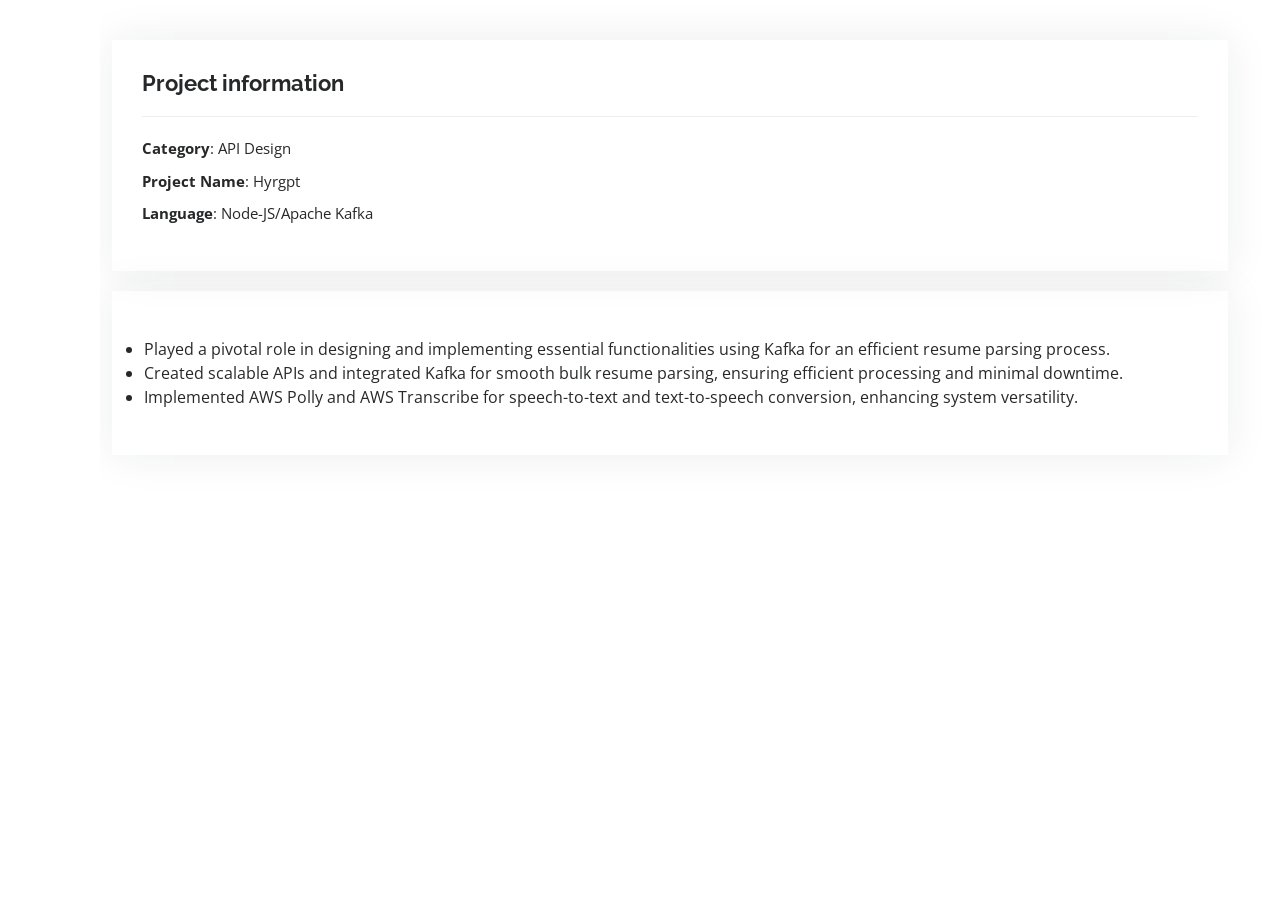
<file: portfolio-details-4.html>
<!DOCTYPE html>
<html lang="en">

<head>
  <meta charset="utf-8">
  <meta content="width=device-width, initial-scale=1.0" name="viewport">

  <title>Portfolio Details</title>
  <meta content="" name="description">
  <meta content="" name="keywords">

  <!-- Favicons -->
  <link href="assets/img/favicon.png" rel="icon">
  <link href="assets/img/apple-touch-icon.png" rel="apple-touch-icon">

  <!-- Google Fonts -->
  <link
    href="https://fonts.googleapis.com/css?family=Open+Sans:300,300i,400,400i,600,600i,700,700i|Raleway:300,300i,400,400i,500,500i,600,600i,700,700i|Poppins:300,300i,400,400i,500,500i,600,600i,700,700i"
    rel="stylesheet">

  <!-- Vendor CSS Files -->
  <link href="assets/vendor/aos/aos.css" rel="stylesheet">
  <link href="assets/vendor/bootstrap/css/bootstrap.min.css" rel="stylesheet">
  <link href="assets/vendor/bootstrap-icons/bootstrap-icons.css" rel="stylesheet">
  <link href="assets/vendor/boxicons/css/boxicons.min.css" rel="stylesheet">
  <link href="assets/vendor/glightbox/css/glightbox.min.css" rel="stylesheet">
  <link href="assets/vendor/swiper/swiper-bundle.min.css" rel="stylesheet">

  <!-- Template Main CSS File -->
  <link href="assets/css/style.css" rel="stylesheet">

  <!-- =======================================================
  * Template Name: MyResume
  * Template URL: https://bootstrapmade.com/free-html-bootstrap-template-my-resume/
  * Updated: Mar 17 2024 with Bootstrap v5.3.3
  * Author: BootstrapMade.com
  * License: https://bootstrapmade.com/license/
  ======================================================== -->
</head>

<body>

  <main id="main">

    <!-- ======= Portfolio Details Section ======= -->
    <section id="portfolio-details" class="portfolio-details">
      <div class="container" style="margin-left: 0px;">

        <div class="col gy-2">

          <!-- <div class="col-lg-8">
            <div class="portfolio-details-slider swiper">
              <div class="swiper-wrapper align-items-center">

                <div class="swiper-slide">
                  <img src="assets/img/portfolio/portfolio-2.jpg" alt="">
                </div>



              </div>
              <div class="swiper-pagination"></div>
            </div>
          </div> -->

          <div class="col-lg-12">
            <div class="portfolio-info">
              <h3>Project information</h3>
              <ul>
                <li><strong>Category</strong>: API Design</li>
                <li><strong>Project Name</strong>: Hyrgpt</li>
                <li><strong>Language</strong>: Node-JS/Apache Kafka</li>
              </ul>
            </div>
            <div class="portfolio-description">
              <p>
              <ul>
                <li>Played a pivotal role in designing and implementing essential functionalities using Kafka for an efficient resume parsing process.</li>
              <li>Created scalable APIs and integrated Kafka for smooth bulk resume parsing, ensuring efficient processing and minimal downtime.</li>
            <li>Implemented AWS Polly and AWS Transcribe for speech-to-text and text-to-speech conversion, enhancing system versatility.</li>
           
               
              </ul>
              </p>
            </div>
          </div>

        </div>

      </div>
    </section><!-- End Portfolio Details Section -->

  </main><!-- End #main -->

  <div id="preloader"></div>
  <a href="#" class="back-to-top d-flex align-items-center justify-content-center"><i
      class="bi bi-arrow-up-short"></i></a>

  <!-- Vendor JS Files -->
  <script src="assets/vendor/purecounter/purecounter_vanilla.js"></script>
  <script src="assets/vendor/aos/aos.js"></script>
  <script src="assets/vendor/bootstrap/js/bootstrap.bundle.min.js"></script>
  <script src="assets/vendor/glightbox/js/glightbox.min.js"></script>
  <script src="assets/vendor/isotope-layout/isotope.pkgd.min.js"></script>
  <script src="assets/vendor/swiper/swiper-bundle.min.js"></script>
  <script src="assets/vendor/typed.js/typed.umd.js"></script>
  <script src="assets/vendor/waypoints/noframework.waypoints.js"></script>
  <script src="assets/vendor/php-email-form/validate.js"></script>

  <!-- Template Main JS File -->
  <script src="assets/js/main.js"></script>

</body>

</html>
</file>
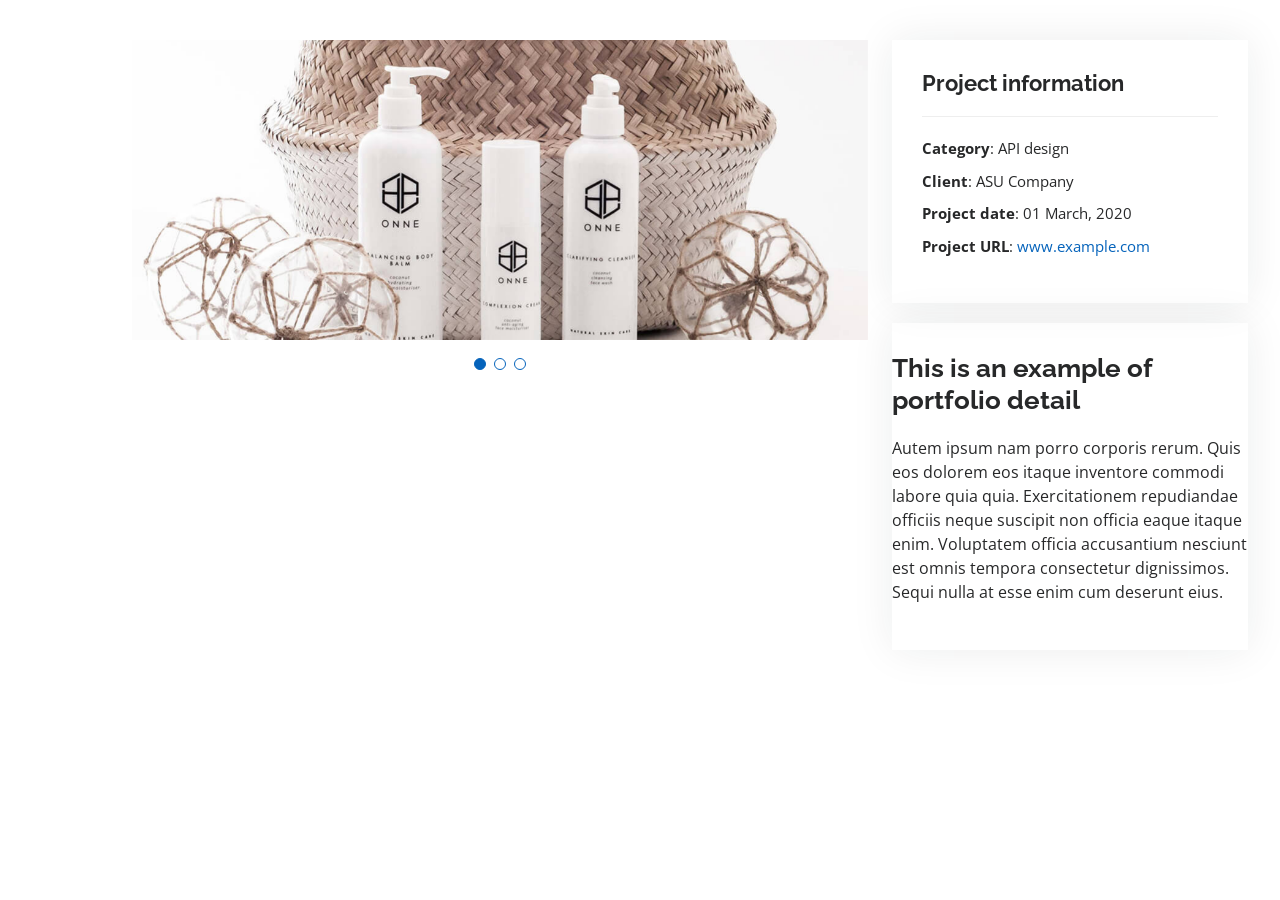
<file: portfolio-details.html>
<!DOCTYPE html>
<html lang="en">

<head>
  <meta charset="utf-8">
  <meta content="width=device-width, initial-scale=1.0" name="viewport">

  <title>Portfolio Details - Personal Bootstrap Template</title>
  <meta content="" name="description">
  <meta content="" name="keywords">

  <!-- Favicons -->
  <link href="assets/img/favicon.png" rel="icon">
  <link href="assets/img/apple-touch-icon.png" rel="apple-touch-icon">

  <!-- Google Fonts -->
  <link href="https://fonts.googleapis.com/css?family=Open+Sans:300,300i,400,400i,600,600i,700,700i|Raleway:300,300i,400,400i,500,500i,600,600i,700,700i|Poppins:300,300i,400,400i,500,500i,600,600i,700,700i" rel="stylesheet">

  <!-- Vendor CSS Files -->
  <link href="assets/vendor/aos/aos.css" rel="stylesheet">
  <link href="assets/vendor/bootstrap/css/bootstrap.min.css" rel="stylesheet">
  <link href="assets/vendor/bootstrap-icons/bootstrap-icons.css" rel="stylesheet">
  <link href="assets/vendor/boxicons/css/boxicons.min.css" rel="stylesheet">
  <link href="assets/vendor/glightbox/css/glightbox.min.css" rel="stylesheet">
  <link href="assets/vendor/swiper/swiper-bundle.min.css" rel="stylesheet">

  <!-- Template Main CSS File -->
  <link href="assets/css/style.css" rel="stylesheet">

  <!-- =======================================================
  * Template Name: MyResume
  * Template URL: https://bootstrapmade.com/free-html-bootstrap-template-my-resume/
  * Updated: Mar 17 2024 with Bootstrap v5.3.3
  * Author: BootstrapMade.com
  * License: https://bootstrapmade.com/license/
  ======================================================== -->
</head>

<body>

  <main id="main">

    <!-- ======= Portfolio Details Section ======= -->
    <section id="portfolio-details" class="portfolio-details">
      <div class="container">

        <div class="row gy-4">

          <div class="col-lg-8">
            <div class="portfolio-details-slider swiper">
              <div class="swiper-wrapper align-items-center">

                <div class="swiper-slide">
                  <img src="assets/img/portfolio/portfolio-details-1.jpg" alt="">
                </div>

                <div class="swiper-slide">
                  <img src="assets/img/portfolio/portfolio-details-2.jpg" alt="">
                </div>

                <div class="swiper-slide">
                  <img src="assets/img/portfolio/portfolio-details-3.jpg" alt="">
                </div>

              </div>
              <div class="swiper-pagination"></div>
            </div>
          </div>

          <div class="col-lg-4">
            <div class="portfolio-info">
              <h3>Project information</h3>
              <ul>
                <li><strong>Category</strong>: API design</li>
                <li><strong>Client</strong>: ASU Company</li>
                <li><strong>Project date</strong>: 01 March, 2020</li>
                <li><strong>Project URL</strong>: <a href="#">www.example.com</a></li>
              </ul>
            </div>
            <div class="portfolio-description">
              <h2>This is an example of portfolio detail</h2>
              <p>
                Autem ipsum nam porro corporis rerum. Quis eos dolorem eos itaque inventore commodi labore quia quia. Exercitationem repudiandae officiis neque suscipit non officia eaque itaque enim. Voluptatem officia accusantium nesciunt est omnis tempora consectetur dignissimos. Sequi nulla at esse enim cum deserunt eius.
              </p>
            </div>
          </div>

        </div>

      </div>
    </section><!-- End Portfolio Details Section -->

  </main><!-- End #main -->

  <div id="preloader"></div>
  <a href="#" class="back-to-top d-flex align-items-center justify-content-center"><i class="bi bi-arrow-up-short"></i></a>

  <!-- Vendor JS Files -->
  <script src="assets/vendor/purecounter/purecounter_vanilla.js"></script>
  <script src="assets/vendor/aos/aos.js"></script>
  <script src="assets/vendor/bootstrap/js/bootstrap.bundle.min.js"></script>
  <script src="assets/vendor/glightbox/js/glightbox.min.js"></script>
  <script src="assets/vendor/isotope-layout/isotope.pkgd.min.js"></script>
  <script src="assets/vendor/swiper/swiper-bundle.min.js"></script>
  <script src="assets/vendor/typed.js/typed.umd.js"></script>
  <script src="assets/vendor/waypoints/noframework.waypoints.js"></script>
  <script src="assets/vendor/php-email-form/validate.js"></script>

  <!-- Template Main JS File -->
  <script src="assets/js/main.js"></script>

</body>

</html>
</file>
<file: assets/css/style.css>
/**
* Template Name: MyResume
* Template URL: https://bootstrapmade.com/free-html-bootstrap-template-my-resume/
* Updated: Mar 17 2024 with Bootstrap v5.3.3
* Author: BootstrapMade.com
* License: https://bootstrapmade.com/license/
*/

/*--------------------------------------------------------------
# General
--------------------------------------------------------------*/
body {
  font-family: "Open Sans", sans-serif;
  color: #272829;
}

a {
  color: #0563bb;
  text-decoration: none;
}

a:hover {
  color: #067ded;
  text-decoration: none;
}

h1,
h2,
h3,
h4,
h5,
h6 {
  font-family: "Raleway", sans-serif;
}

/*--------------------------------------------------------------
# Back to top button
--------------------------------------------------------------*/
.back-to-top {
  position: fixed;
  visibility: hidden;
  opacity: 0;
  right: 15px;
  bottom: 15px;
  z-index: 996;
  background: #0563bb;
  width: 40px;
  height: 40px;
  border-radius: 50px;
  transition: all 0.4s;
}

.back-to-top i {
  font-size: 28px;
  color: #fff;
  line-height: 0;
}

.back-to-top:hover {
  background: #0678e3;
  color: #fff;
}

.back-to-top.active {
  visibility: visible;
  opacity: 1;
}

/*--------------------------------------------------------------
# Preloader
--------------------------------------------------------------*/
#preloader {
  position: fixed;
  top: 0;
  left: 0;
  right: 0;
  bottom: 0;
  z-index: 9999;
  overflow: hidden;
  background: #fff;
}

#preloader:before {
  content: "";
  position: fixed;
  top: calc(50% - 30px);
  left: calc(50% - 30px);
  border: 6px solid #0563bb;
  border-top-color: #fff;
  border-bottom-color: #fff;
  border-radius: 50%;
  width: 60px;
  height: 60px;
  animation: animate-preloader 1s linear infinite;
}

@keyframes animate-preloader {
  0% {
    transform: rotate(0deg);
  }

  100% {
    transform: rotate(360deg);
  }
}

/*--------------------------------------------------------------
# Disable aos animation delay on mobile devices
--------------------------------------------------------------*/
@media screen and (max-width: 768px) {
  [data-aos-delay] {
    transition-delay: 0 !important;
  }
}

/*--------------------------------------------------------------
# Header
--------------------------------------------------------------*/
#header {
  position: fixed;
  top: 0;
  left: 0;
  bottom: 0;
  z-index: 9997;
  transition: all 0.5s;
  padding: 15px;
  overflow-y: auto;
}

@media (max-width: 991px) {
  #header {
    width: 300px;
    background: #fff;
    border-right: 1px solid #e6e9ec;
    left: -300px;
  }
}

@media (min-width: 991px) {
  #main {
    margin-left: 100px;
  }
}

/*--------------------------------------------------------------
# Navigation Menu
--------------------------------------------------------------*/
/**
* Desktop Navigation 
*/
.nav-menu {
  padding: 0;
  display: block;
}

.nav-menu * {
  margin: 0;
  padding: 0;
  list-style: none;
}

.nav-menu>ul>li {
  position: relative;
  white-space: nowrap;
}

.nav-menu a,
.nav-menu a:focus {
  display: flex;
  align-items: center;
  color: #45505b;
  padding: 10px 18px;
  margin-bottom: 8px;
  transition: 0.3s;
  font-size: 15px;
  border-radius: 50px;
  background: #f2f3f5;
  height: 56px;
  width: 100%;
  overflow: hidden;
  transition: 0.3s;
}

.nav-menu a i,
.nav-menu a:focus i {
  font-size: 20px;
}

.nav-menu a span,
.nav-menu a:focus span {
  padding: 0 5px 0 7px;
  color: #45505b;
}

@media (min-width: 992px) {

  .nav-menu a,
  .nav-menu a:focus {
    width: 56px;
  }

  .nav-menu a span,
  .nav-menu a:focus span {
    display: none;
    color: #fff;
  }
}

.nav-menu a:hover,
.nav-menu .active,
.nav-menu .active:focus,
.nav-menu li:hover>a {
  color: #fff;
  background: #0563bb;
}

.nav-menu a:hover span,
.nav-menu .active span,
.nav-menu .active:focus span,
.nav-menu li:hover>a span {
  color: #fff;
}

.nav-menu a:hover,
.nav-menu li:hover>a {
  width: 100%;
  color: #fff;
}

.nav-menu a:hover span,
.nav-menu li:hover>a span {
  display: block;
}

/**
* Mobile Navigation 
*/
.mobile-nav-toggle {
  position: fixed;
  right: 10px;
  top: 10px;
  z-index: 9998;
  border: 0;
  background: none;
  font-size: 28px;
  transition: all 0.4s;
  outline: none !important;
  line-height: 0;
  cursor: pointer;
  border-radius: 50px;
  padding: 5px;
}

.mobile-nav-toggle i {
  color: #45505b;
}

.mobile-nav-active {
  overflow: hidden;
}

.mobile-nav-active #header {
  left: 0;
}

.mobile-nav-active .mobile-nav-toggle {
  color: #fff;
  background-color: #0563bb;
}

/*--------------------------------------------------------------
# Hero Section
--------------------------------------------------------------*/
#hero {
  width: 100%;
  height: 100vh;
  background: url("../img/hero-bg.gif") no-repeat;
  background-position: right center;
  /* background-size: 0%; Adjust the value as needed */
  /* position: relative; */
}

@media (min-width: 992px) {
  #hero {
   
    /* background: rgba(255, 255, 255, 0.8); */
    padding-left: 160px;
  }
}

#hero:before {
  content: "";
  background: rgba(255, 255, 255, 0.8);
  position: absolute;
  bottom: 0;
  top: 0;
  left: 0;
  right: 0;
}

#hero h1 {
  margin: 0;
  font-size: 64px;
  font-weight: 700;
  line-height: 56px;
  color: #45505b;
}

#hero p {
  color: #45505b;
  margin: 15px 0 0 0;
  font-size: 26px;
  font-family: "Poppins", sans-serif;
}

#hero p span {
  color: #0563bb;
  letter-spacing: 1px;
}

#hero .social-links {
  margin-top: 30px;
}

#hero .social-links a {
  font-size: 24px;
  display: inline-block;
  color: #45505b;
  line-height: 1;
  margin-right: 20px;
  transition: 0.3s;
}

#hero .social-links a:hover {
  color: #0563bb;
}

@media (max-width: 992px) {
  #hero {
   height: 100vh;
    background: rgba(255, 255, 255, 0.8);
    text-align: center;
  }

  #hero h1 {
    font-size: 32px;
    line-height: 36px;
  }

  #hero p {
    margin-top: 10px;
    font-size: 20px;
    line-height: 24px;
  }
}

/*--------------------------------------------------------------
# Sections General
--------------------------------------------------------------*/
section {
  padding: 60px 0;
  overflow: hidden;
}

.section-title {
  text-align: center;
  padding-bottom: 30px;
}

.section-title h2 {
  font-size: 32px;
  font-weight: bold;
  text-transform: uppercase;
  margin-bottom: 20px;
  padding-bottom: 20px;
  position: relative;
  color: #45505b;
}

.section-title h2::before {
  content: "";
  position: absolute;
  display: block;
  width: 120px;
  height: 1px;
  background: #ddd;
  bottom: 1px;
  left: calc(50% - 60px);
}

.section-title h2::after {
  content: "";
  position: absolute;
  display: block;
  width: 40px;
  height: 3px;
  background: #0563bb;
  bottom: 0;
  left: calc(50% - 20px);
}

.section-title p {
  margin-bottom: 0;
}

/*--------------------------------------------------------------
# About
--------------------------------------------------------------*/
.about .content h3 {
  font-weight: 700;
  font-size: 26px;
  color: #728394;
}

.about .content ul {
  list-style: none;
  padding: 0;
}

.about .content ul li {
  margin-bottom: 0px;
  display: flex;
  align-items: center;
}

.about .content ul strong {
  margin-right: 10px;
}

.about .content ul i {
  font-size: 16px;
  margin-right: 5px;
  color: #0563bb;
  line-height: 0;
}

.about .content p:last-child {
  margin-bottom: 0;
}

/*--------------------------------------------------------------
# Facts
--------------------------------------------------------------*/
.facts .count-box {
  padding: 30px 30px 25px 30px;
  margin-top: 30px;
  width: 100%;
  position: relative;
  text-align: center;
  background: #fff;
}

.facts .count-box i {
  position: absolute;
  top: -25px;
  left: 50%;
  transform: translateX(-50%);
  font-size: 24px;
  background: #0563bb;
  color: #fff;
  border-radius: 50px;
  display: inline-flex;
  align-items: center;
  justify-content: center;
  width: 48px;
  height: 48px;
}

.facts .count-box span {
  font-size: 36px;
  display: block;
  font-weight: 600;
  color: #011426;
}

.facts .count-box p {
  padding: 0;
  margin: 0;
  font-family: "Raleway", sans-serif;
  font-size: 14px;
}

/*--------------------------------------------------------------
# Akills
--------------------------------------------------------------*/
.skills .progress {
  height: 60px;
  display: block;
  background: none;
  border-radius: 0;
}

.skills .progress .skill {
  padding: 10px 0;
  margin: 0;
  text-transform: uppercase;
  display: block;
  font-weight: 600;
  font-family: "Poppins", sans-serif;
  color: #45505b;
}

.skills .progress .skill .val {
  float: right;
  font-style: normal;
}

.skills .progress-bar-wrap {
  background: #f2f3f5;
}

.skills .progress-bar {
  width: 1px;
  height: 10px;
  transition: 0.9s;
  background-color: #0563bb;
}

/*--------------------------------------------------------------
# Resume
--------------------------------------------------------------*/
.resume .resume-title {
  font-size: 26px;
  font-weight: 700;
  margin-top: 20px;
  margin-bottom: 20px;
  color: #45505b;
}

.resume .resume-item {
  padding: 0 0 20px 20px;
  margin-top: -2px;
  border-left: 2px solid #0563bb;
  position: relative;
}

.resume .resume-item h4 {
  line-height: 18px;
  font-size: 18px;
  font-weight: 600;
  text-transform: uppercase;
  font-family: "Poppins", sans-serif;
  color: #0563bb;
  margin-bottom: 10px;
}

.resume .resume-item h5 {
  font-size: 16px;
  background: #f7f8f9;
  padding: 5px 15px;
  display: inline-block;
  font-weight: 600;
  margin-bottom: 10px;
}

.resume .resume-item ul {
  padding-left: 20px;
}

.resume .resume-item ul li {
  padding-bottom: 10px;
}

.resume .resume-item:last-child {
  padding-bottom: 0;
}

.resume .resume-item::before {
  content: "";
  position: absolute;
  width: 16px;
  height: 16px;
  border-radius: 50px;
  left: -9px;
  top: 0;
  background: #fff;
  border: 2px solid #0563bb;
}

/*--------------------------------------------------------------
# Portfolio
--------------------------------------------------------------*/
.portfolio .portfolio-item {
  margin-bottom: 30px;
}

.portfolio #portfolio-flters {
  padding: 0;
  margin: 0 auto 25px auto;
  list-style: none;
  text-align: center;
  background: #fff;
  border-radius: 50px;
  padding: 2px 15px;
}

.portfolio #portfolio-flters li {
  cursor: pointer;
  display: inline-block;
  padding: 10px 15px;
  font-size: 14px;
  font-weight: 600;
  line-height: 1;
  text-transform: uppercase;
  color: #272829;
  margin-bottom: 5px;
  transition: all 0.3s ease-in-out;
}

.portfolio #portfolio-flters li:hover,
.portfolio #portfolio-flters li.filter-active {
  color: #0563bb;
}

.portfolio #portfolio-flters li:last-child {
  margin-right: 0;
}

.portfolio .portfolio-wrap {
  transition: 0.3s;
  position: relative;
  overflow: hidden;
  z-index: 1;
  background: rgba(69, 80, 91, 0.8);
}

.portfolio .portfolio-wrap::before {
  content: "";
  background: rgba(255, 255, 255, 0.7);
  position: absolute;
  left: 30px;
  right: 30px;
  top: 30px;
  bottom: 30px;
  transition: all ease-in-out 0.3s;
  z-index: 2;
  opacity: 0;
}

.portfolio .portfolio-wrap .portfolio-info {
  opacity: 0;
  position: absolute;
  top: 0;
  left: 0;
  right: 0;
  bottom: 0;
  text-align: center;
  z-index: 3;
  transition: all ease-in-out 0.3s;
  display: flex;
  flex-direction: column;
  justify-content: center;
  align-items: center;
}

.portfolio .portfolio-wrap .portfolio-info::before {
  display: block;
  content: "";
  width: 48px;
  height: 48px;
  position: absolute;
  top: 35px;
  left: 35px;
  border-top: 3px solid #d7dce1;
  border-left: 3px solid #d7dce1;
  transition: all 0.5s ease 0s;
  z-index: 9994;
}

.portfolio .portfolio-wrap .portfolio-info::after {
  display: block;
  content: "";
  width: 48px;
  height: 48px;
  position: absolute;
  bottom: 35px;
  right: 35px;
  border-bottom: 3px solid #d7dce1;
  border-right: 3px solid #d7dce1;
  transition: all 0.5s ease 0s;
  z-index: 9994;
}

.portfolio .portfolio-wrap .portfolio-info h4 {
  font-size: 20px;
  color: #45505b;
  font-weight: 600;
}

.portfolio .portfolio-wrap .portfolio-info p {
  color: #45505b;
  font-size: 14px;
  text-transform: uppercase;
  padding: 0;
  margin: 0;
}

.portfolio .portfolio-wrap .portfolio-links {
  text-align: center;
  z-index: 4;
}

.portfolio .portfolio-wrap .portfolio-links a {
  color: #45505b;
  margin: 0 2px;
  font-size: 28px;
  display: inline-block;
  transition: 0.3s;
}

.portfolio .portfolio-wrap .portfolio-links a:hover {
  color: #148af9;
}

.portfolio .portfolio-wrap:hover::before {
  top: 0;
  left: 0;
  right: 0;
  bottom: 0;
  opacity: 1;
}

.portfolio .portfolio-wrap:hover .portfolio-info {
  opacity: 1;
}

.portfolio .portfolio-wrap:hover .portfolio-info::before {
  top: 15px;
  left: 15px;
}

.portfolio .portfolio-wrap:hover .portfolio-info::after {
  bottom: 15px;
  right: 15px;
}

/*--------------------------------------------------------------
# Portfolio Details
--------------------------------------------------------------*/
.portfolio-details {
  padding-top: 40px;
}

.portfolio-details .portfolio-details-slider img {
  width: 100%;
  height: 300px; /* Set a fixed height you desire */
  object-fit: cover; /* This will make sure the image covers the entire area, cropping if necessary */
}


.portfolio-details .portfolio-details-slider .swiper-pagination {
  margin-top: 20px;
  position: relative;
}

.portfolio-details .portfolio-details-slider .swiper-pagination .swiper-pagination-bullet {
  width: 12px;
  height: 12px;
  background-color: #fff;
  opacity: 1;
  border: 1px solid #0563bb;
}

.portfolio-details .portfolio-details-slider .swiper-pagination .swiper-pagination-bullet-active {
  background-color: #0563bb;
}

.portfolio-details .portfolio-info {
  padding:30px;
/* border: 1px solid black; */
  box-shadow: 0px 0 40px rgba(30, 32, 34, 0.08);
}

.portfolio-details .portfolio-info h3 {
  font-size: 22px;
  font-weight: 700;
  margin-bottom: 20px;
  padding-bottom: 20px;
  border-bottom: 1px solid #eee;
}

.portfolio-details .portfolio-info ul {
  list-style: none;
  padding: 0;
  font-size: 15px;
}

.portfolio-details .portfolio-info ul li+li {
  margin-top: 10px;
}

.portfolio-details .portfolio-description {
  padding-top: 30px;
  padding-bottom: 30px;
  margin-top: 20px;
  box-shadow: 0px 0 40px rgba(30, 32, 34, 0.08);
}

.portfolio-details .portfolio-description h2 {
  font-size: 26px;
  font-weight: 700;
  margin-bottom: 20px;
}

.portfolio-details .portfolio-description p {
  padding: 0;
}

/*--------------------------------------------------------------
# Services
--------------------------------------------------------------*/
.services .icon-box {
  text-align: center;
  padding: 70px 20px 80px 20px;
  transition: all ease-in-out 0.3s;
  background: #fff;
  box-shadow: 0px 5px 90px 0px rgba(110, 123, 131, 0.05);
}

.services .icon-box .icon {
  margin: 0 auto;
  width: 100px;
  height: 100px;
  display: flex;
  align-items: center;
  justify-content: center;
  transition: ease-in-out 0.3s;
  position: relative;
}

.services .icon-box .icon i {
  font-size: 36px;
  transition: 0.5s;
  position: relative;
}

.services .icon-box .icon svg {
  position: absolute;
  top: 0;
  left: 0;
}

.services .icon-box .icon svg path {
  transition: 0.5s;
  fill: #f5f5f5;
}

.services .icon-box h4 {
  font-weight: 600;
  margin: 10px 0 15px 0;
  font-size: 22px;
}

.services .icon-box h4 a {
  color: #45505b;
  transition: ease-in-out 0.3s;
}

.services .icon-box p {
  line-height: 24px;
  font-size: 14px;
  margin-bottom: 0;
}

.services .icon-box:hover {
  border-color: #fff;
  box-shadow: 0px 0 35px 0 rgba(0, 0, 0, 0.08);
}

.services .iconbox-blue i {
  color: #47aeff;
}

.services .iconbox-blue:hover .icon i {
  color: #fff;
}

.services .iconbox-blue:hover .icon path {
  fill: #47aeff;
}

.services .iconbox-orange i {
  color: #ffa76e;
}

.services .iconbox-orange:hover .icon i {
  color: #fff;
}

.services .iconbox-orange:hover .icon path {
  fill: #ffa76e;
}

.services .iconbox-pink i {
  color: #e80368;
}

.services .iconbox-pink:hover .icon i {
  color: #fff;
}

.services .iconbox-pink:hover .icon path {
  fill: #e80368;
}

.services .iconbox-yellow i {
  color: #ffbb2c;
}

.services .iconbox-yellow:hover .icon i {
  color: #fff;
}

.services .iconbox-yellow:hover .icon path {
  fill: #ffbb2c;
}

.services .iconbox-red i {
  color: #ff5828;
}

.services .iconbox-red:hover .icon i {
  color: #fff;
}

.services .iconbox-red:hover .icon path {
  fill: #ff5828;
}

.services .iconbox-teal i {
  color: #11dbcf;
}

.services .iconbox-teal:hover .icon i {
  color: #fff;
}

.services .iconbox-teal:hover .icon path {
  fill: #11dbcf;
}

/*--------------------------------------------------------------
# Testimonials
--------------------------------------------------------------*/
.testimonials .section-header {
  margin-bottom: 40px;
}

.testimonials .testimonials-carousel,
.testimonials .testimonials-slider {
  overflow: hidden;
}

.testimonials .testimonial-item {
  text-align: center;
}

.testimonials .testimonial-item .testimonial-img {
  width: 120px;
  border-radius: 50%;
  border: 4px solid #fff;
  margin: 0 auto;
}

.testimonials .testimonial-item h3 {
  font-size: 20px;
  font-weight: bold;
  margin: 10px 0 5px 0;
  color: #111;
}

.testimonials .testimonial-item h4 {
  font-size: 14px;
  color: #999;
  margin: 0 0 15px 0;
}

.testimonials .testimonial-item .quote-icon-left,
.testimonials .testimonial-item .quote-icon-right {
  color: #90c8fc;
  font-size: 26px;
}

.testimonials .testimonial-item .quote-icon-left {
  display: inline-block;
  left: -5px;
  position: relative;
}

.testimonials .testimonial-item .quote-icon-right {
  display: inline-block;
  right: -5px;
  position: relative;
  top: 10px;
}

.testimonials .testimonial-item p {
  font-style: italic;
  margin: 0 auto 15px auto;
}

.testimonials .swiper-pagination {
  margin-top: 20px;
  position: relative;
}

.testimonials .swiper-pagination .swiper-pagination-bullet {
  width: 12px;
  height: 12px;
  background-color: #fff;
  opacity: 1;
  border: 1px solid #0563bb;
}

.testimonials .swiper-pagination .swiper-pagination-bullet-active {
  background-color: #0563bb;
}

@media (min-width: 992px) {
  .testimonials .testimonial-item p {
    width: 80%;
  }
}

/*--------------------------------------------------------------
# Contact
--------------------------------------------------------------*/
.contact .info {
  width: 100%;
  background: #fff;
}

.contact .info i {
  font-size: 20px;
  color: #0563bb;
  float: left;
  width: 44px;
  height: 44px;
  background: #eef7ff;
  display: flex;
  justify-content: center;
  align-items: center;
  border-radius: 50px;
  transition: all 0.3s ease-in-out;
}

.contact .info h4 {
  padding: 0 0 0 60px;
  font-size: 22px;
  font-weight: 600;
  margin-bottom: 5px;
  color: #45505b;
}

.contact .info p {
  padding: 0 0 0 60px;
  margin-bottom: 0;
  font-size: 14px;
  color: #728394;
}

.contact .info .email,
.contact .info .phone {
  margin-top: 40px;
}

.contact .info .email:hover i,
.contact .info .address:hover i,
.contact .info .phone:hover i {
  background: #0563bb;
  color: #fff;
}

.contact .php-email-form {
  width: 100%;
  background: #fff;
}

.contact .php-email-form .form-group {
  padding-bottom: 8px;
}

.contact .php-email-form .error-message {
  display: none;
  color: #fff;
  background: #ed3c0d;
  text-align: left;
  padding: 15px;
  font-weight: 600;
}

.contact .php-email-form .error-message br+br {
  margin-top: 25px;
}

.contact .php-email-form .sent-message {
  display: none;
  color: #fff;
  background: #18d26e;
  text-align: center;
  padding: 15px;
  font-weight: 600;
}

.contact .php-email-form .loading {
  display: none;
  background: #fff;
  text-align: center;
  padding: 15px;
}

.contact .php-email-form .loading:before {
  content: "";
  display: inline-block;
  border-radius: 50%;
  width: 24px;
  height: 24px;
  margin: 0 10px -6px 0;
  border: 3px solid #18d26e;
  border-top-color: #eee;
  animation: animate-loading 1s linear infinite;
}

.contact .php-email-form input,
.contact .php-email-form textarea {
  border-radius: 4px;
  box-shadow: none;
  font-size: 14px;
}

.contact .php-email-form input[type=text],
.contact .php-email-form input[type=email] {
  height: 44px;
}

.contact .php-email-form textarea {
  padding: 10px 12px;
}

.contact .php-email-form button[type=submit] {
  background: #0563bb;
  border: 0;
  padding: 10px 35px;
  color: #fff;
  transition: 0.4s;
  border-radius: 50px;
}

.contact .php-email-form button[type=submit]:hover {
  background: #0678e3;
}

@keyframes animate-loading {
  0% {
    transform: rotate(0deg);
  }

  100% {
    transform: rotate(360deg);
  }
}

/*--------------------------------------------------------------
# Footer
--------------------------------------------------------------*/
#footer {
  background: #f7f8f9;
  color: #45505b;
  font-size: 14px;
  text-align: center;
  padding: 30px 0;
}

#footer h3 {
  font-size: 36px;
  font-weight: 700;
  position: relative;
  font-family: "Poppins", sans-serif;
  padding: 0;
  margin: 0 0 15px 0;
}

#footer p {
  font-size: 15;
  font-style: italic;
  padding: 0;
  margin: 0 0 40px 0;
}

#footer .social-links {
  margin: 0 0 40px 0;
}

#footer .social-links a {
  font-size: 18px;
  display: inline-block;
  background: #0563bb;
  color: #fff;
  line-height: 1;
  padding: 8px 0;
  margin-right: 4px;
  border-radius: 50%;
  text-align: center;
  width: 36px;
  height: 36px;
  transition: 0.3s;
}

#footer .social-links a:hover {
  background: #0678e3;
  color: #fff;
  text-decoration: none;
}

#footer .copyright {
  margin: 0 0 5px 0;
}

#footer .credits {
  font-size: 13px;
}
</file>
